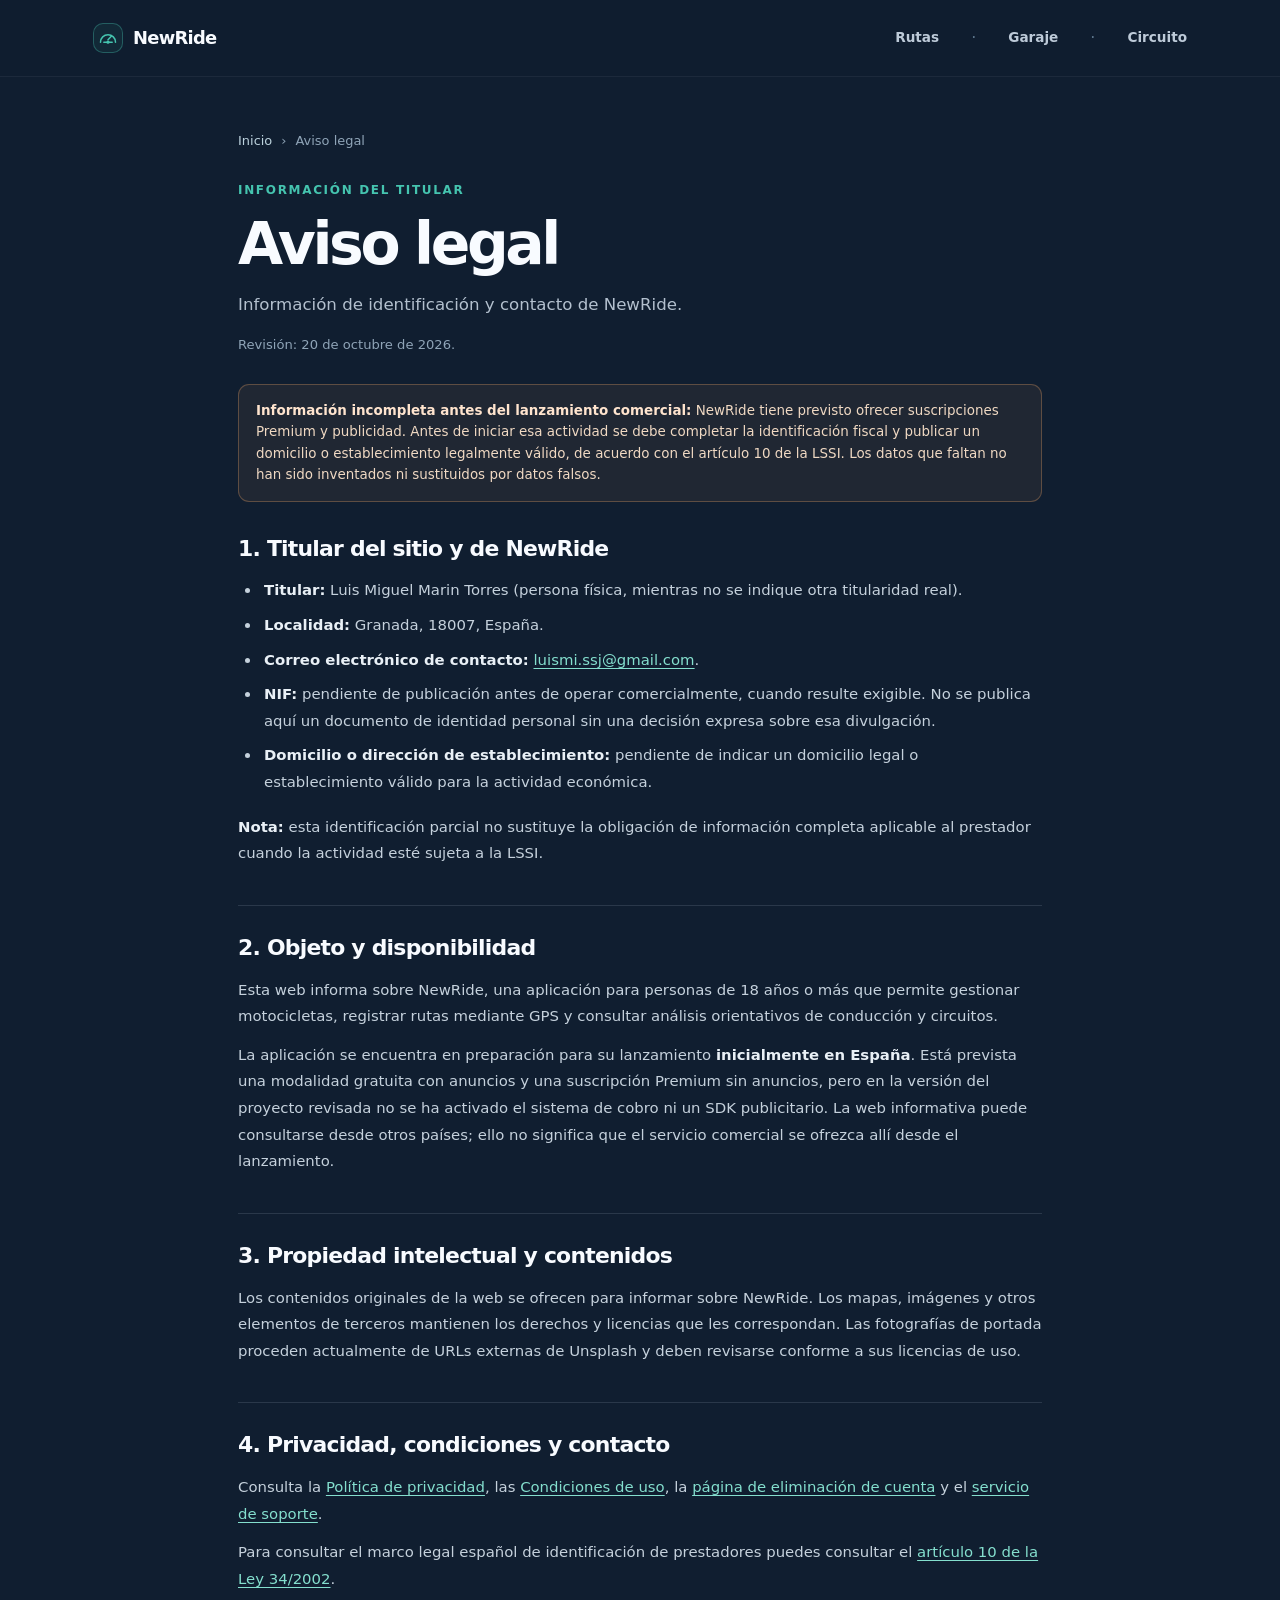
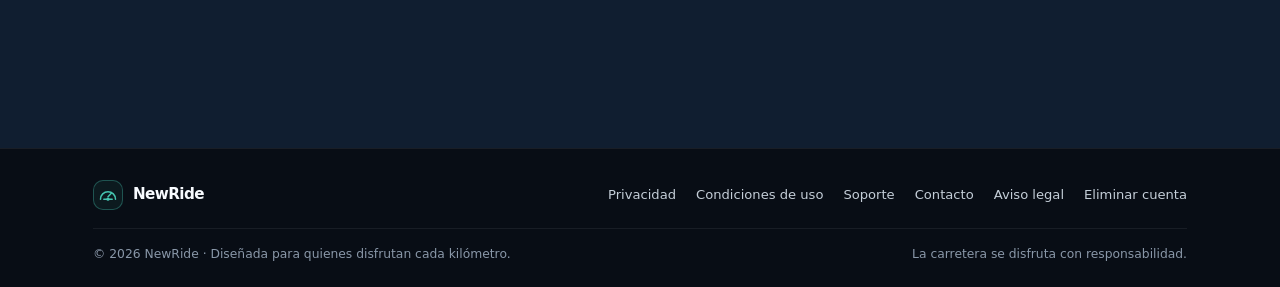
<file: aviso-legal.html>
<!doctype html>
<html lang="es">
<head>
  <meta charset="utf-8">
  <meta name="viewport" content="width=device-width, initial-scale=1">
  <meta name="theme-color" content="#101e30">
  <meta name="description" content="Titular, contacto e información legal de NewRide.">
  <meta name="robots" content="index,follow">
  <link rel="icon" type="image/svg+xml" href="assets/favicon.svg">
  <link rel="stylesheet" href="css/styles.css">
  <title>Aviso legal — NewRide</title>
  
  <script src="js/main.js" defer></script>
</head>
<body>
<a class="skip-link" href="#principal">Saltar al contenido</a>
<header class="site-header">
  <div class="header-inner">
    <a class="brand" href="index.html" aria-label="NewRide, volver al inicio"><span class="brand-symbol"><svg aria-hidden="true" viewBox="0 0 24 24" fill="none" stroke="currentColor" stroke-width="1.8" stroke-linecap="round" stroke-linejoin="round"><path d="M12 14l4-4"/><path d="M3 17a9 9 0 1 1 18 0"/><circle cx="12" cy="17" r="1"/><path d="M7 17h10"/></svg></span>NewRide</a>
    <nav aria-label="Secciones principales" class="desktop-nav"><a href="index.html#rutas">Rutas</a><span class="nav-pip">·</span><a href="index.html#garaje">Garaje</a><span class="nav-pip">·</span><a href="index.html#circuito">Circuito</a></nav>
    <button class="nav-button" type="button" data-menu-button aria-controls="menu-movil" aria-expanded="false" aria-label="Abrir o cerrar menú"><svg aria-hidden="true" viewBox="0 0 24 24" fill="none" stroke="currentColor" stroke-width="1.8" stroke-linecap="round" stroke-linejoin="round"><path d="M4 7h16M4 12h16M4 17h16"/></svg></button>
  </div>
  <nav id="menu-movil" class="mobile-nav" data-mobile-nav aria-label="Menú móvil"><a href="index.html#rutas">Rutas</a><a href="index.html#garaje">Garaje</a><a href="index.html#circuito">Circuito</a><a href="privacidad.html">Privacidad</a><a href="condiciones.html">Condiciones de uso</a><a href="soporte.html">Soporte</a><a href="aviso-legal.html">Aviso legal</a><a href="eliminar-cuenta.html">Eliminar cuenta</a></nav>
</header>
<main id="principal" class="subpage-main"><div class="container simple-page">
<div class="breadcrumb"><a href="index.html">Inicio</a><span>›</span><span>Aviso legal</span></div>
<div class="page-kicker">Información del titular</div><h1 class="page-title">Aviso legal</h1>
<p class="page-lead">Información de identificación y contacto de NewRide.</p>
<p class="updated">Revisión: 20 de octubre de 2026.</p>
<div class="notice" role="note"><strong>Información incompleta antes del lanzamiento comercial:</strong> NewRide tiene previsto ofrecer suscripciones Premium y publicidad. Antes de iniciar esa actividad se debe completar la identificación fiscal y publicar un domicilio o establecimiento legalmente válido, de acuerdo con el artículo 10 de la LSSI. Los datos que faltan no han sido inventados ni sustituidos por datos falsos.</div>
<article class="legal-copy" style="margin-top:32px;max-width:none">
<section><h2>1. Titular del sitio y de NewRide</h2>
<ul><li><strong>Titular:</strong> Luis Miguel Marin Torres (persona física, mientras no se indique otra titularidad real).</li>
<li><strong>Localidad:</strong> Granada, 18007, España.</li>
<li><strong>Correo electrónico de contacto:</strong> <a href="mailto:luismi.ssj@gmail.com">luismi.ssj@gmail.com</a>.</li>
<li><strong>NIF:</strong> pendiente de publicación antes de operar comercialmente, cuando resulte exigible. No se publica aquí un documento de identidad personal sin una decisión expresa sobre esa divulgación.</li>
<li><strong>Domicilio o dirección de establecimiento:</strong> pendiente de indicar un domicilio legal o establecimiento válido para la actividad económica.</li></ul>
<p><strong>Nota:</strong> esta identificación parcial no sustituye la obligación de información completa aplicable al prestador cuando la actividad esté sujeta a la LSSI.</p></section>
<section><h2>2. Objeto y disponibilidad</h2><p>Esta web informa sobre NewRide, una aplicación para personas de 18 años o más que permite gestionar motocicletas, registrar rutas mediante GPS y consultar análisis orientativos de conducción y circuitos.</p><p>La aplicación se encuentra en preparación para su lanzamiento <strong>inicialmente en España</strong>. Está prevista una modalidad gratuita con anuncios y una suscripción Premium sin anuncios, pero en la versión del proyecto revisada no se ha activado el sistema de cobro ni un SDK publicitario. La web informativa puede consultarse desde otros países; ello no significa que el servicio comercial se ofrezca allí desde el lanzamiento.</p></section>
<section><h2>3. Propiedad intelectual y contenidos</h2><p>Los contenidos originales de la web se ofrecen para informar sobre NewRide. Los mapas, imágenes y otros elementos de terceros mantienen los derechos y licencias que les correspondan. Las fotografías de portada proceden actualmente de URLs externas de Unsplash y deben revisarse conforme a sus licencias de uso.</p></section>
<section><h2>4. Privacidad, condiciones y contacto</h2><p>Consulta la <a href="privacidad.html">Política de privacidad</a>, las <a href="condiciones.html">Condiciones de uso</a>, la <a href="eliminar-cuenta.html">página de eliminación de cuenta</a> y el <a href="soporte.html">servicio de soporte</a>.</p><p>Para consultar el marco legal español de identificación de prestadores puedes consultar el <a href="https://www.boe.es/buscar/act.php?id=BOE-A-2002-13758" target="_blank" rel="noopener noreferrer">artículo 10 de la Ley 34/2002</a>.</p></section>
</article></div></main>
<footer class="site-footer">
  <div class="container">
    <div class="footer-top">
       <a href="index.html" class="brand footer-brand"><span class="brand-symbol"><svg aria-hidden="true" viewBox="0 0 24 24" fill="none" stroke="currentColor" stroke-width="1.8" stroke-linecap="round" stroke-linejoin="round"><path d="M12 14l4-4"/><path d="M3 17a9 9 0 1 1 18 0"/><circle cx="12" cy="17" r="1"/><path d="M7 17h10"/></svg></span>NewRide</a>
       <nav class="footer-links" aria-label="Información legal"><a href="privacidad.html">Privacidad</a><a href="condiciones.html">Condiciones de uso</a><a href="soporte.html">Soporte</a><a href="soporte.html#contacto">Contacto</a><a href="aviso-legal.html" aria-current="page">Aviso legal</a><a href="eliminar-cuenta.html">Eliminar cuenta</a></nav>
    </div>
    <div class="footer-bottom"><span>© <span id="year">2026</span> NewRide · Diseñada para quienes disfrutan cada kilómetro.</span><span>La carretera se disfruta con responsabilidad.</span></div>
  </div>
</footer>
<button class="back-to-top" type="button" data-to-top aria-label="Volver arriba"><svg aria-hidden="true" viewBox="0 0 24 24" fill="none" stroke="currentColor" stroke-width="1.8" stroke-linecap="round" stroke-linejoin="round"><path d="m6 15 6-6 6 6"/></svg></button>
<script>document.getElementById('year').textContent = new Date().getFullYear();</script>
</body>
</html>
</file>
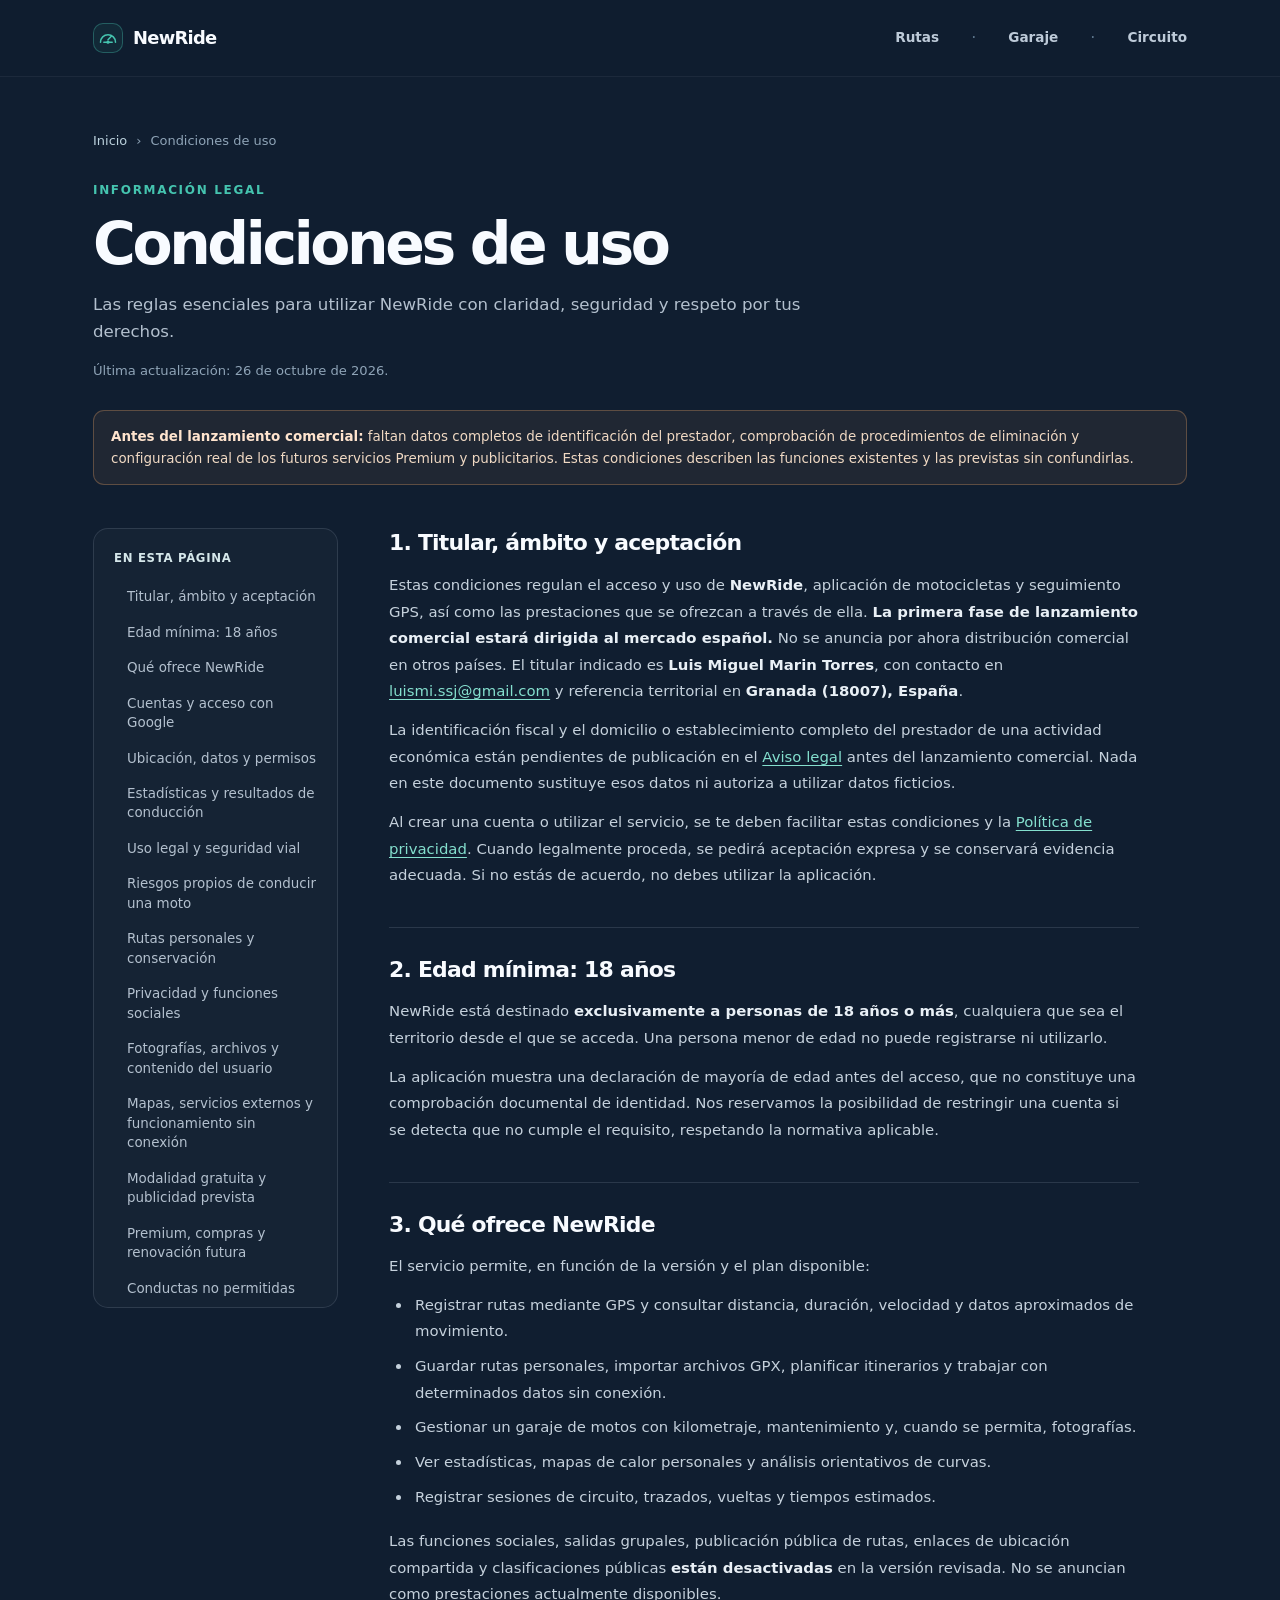
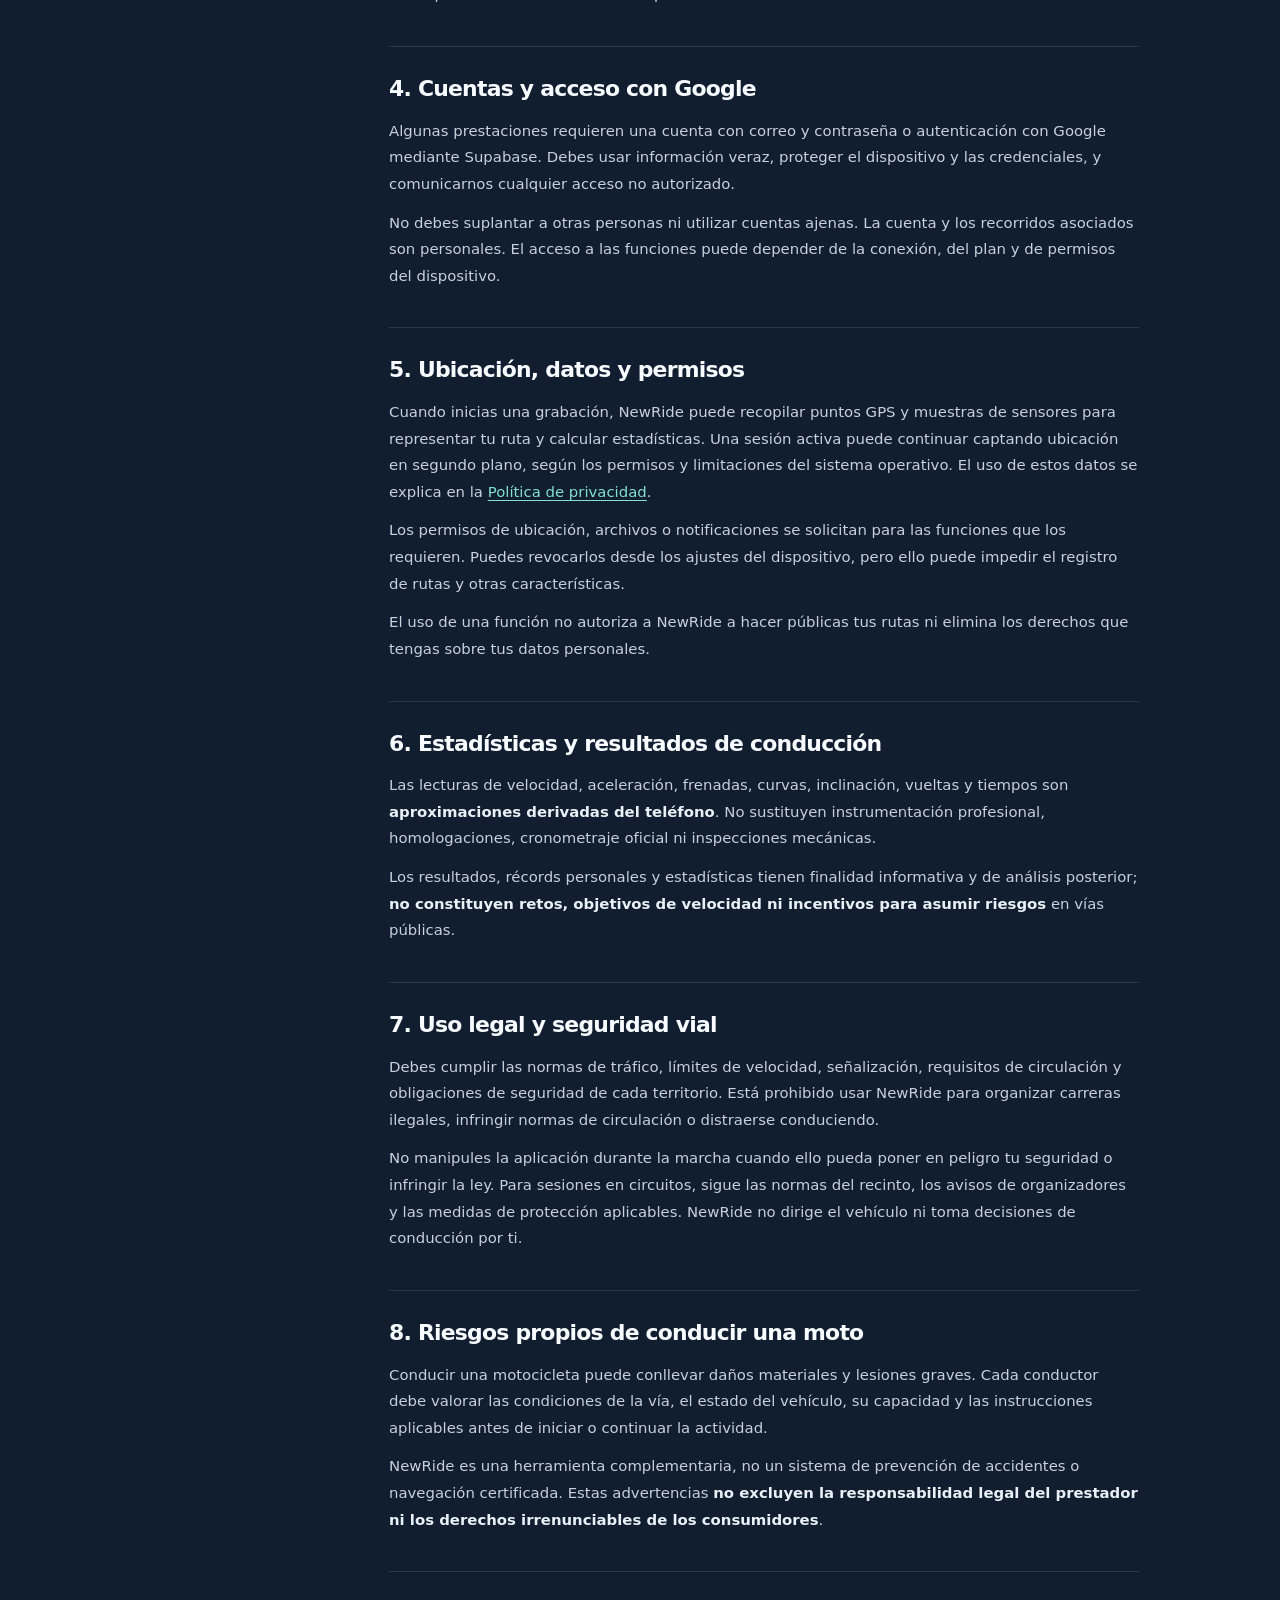
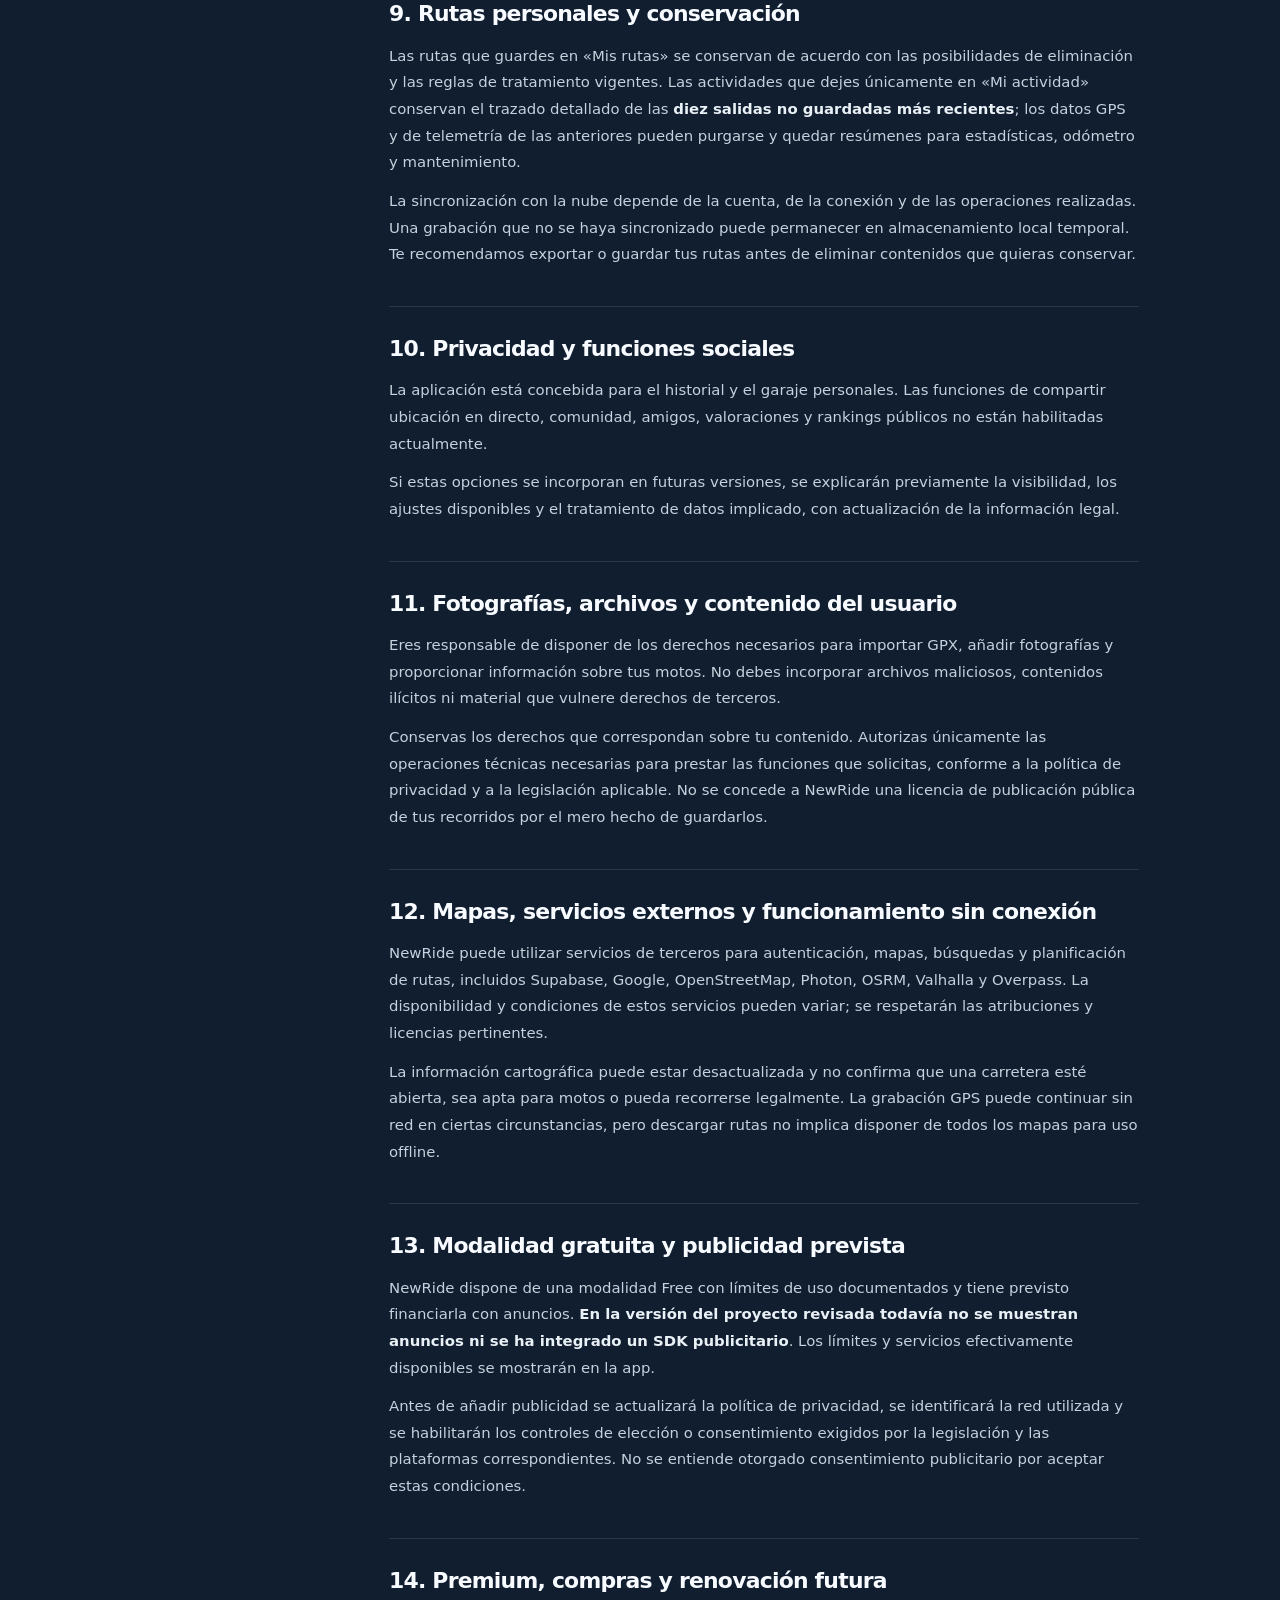
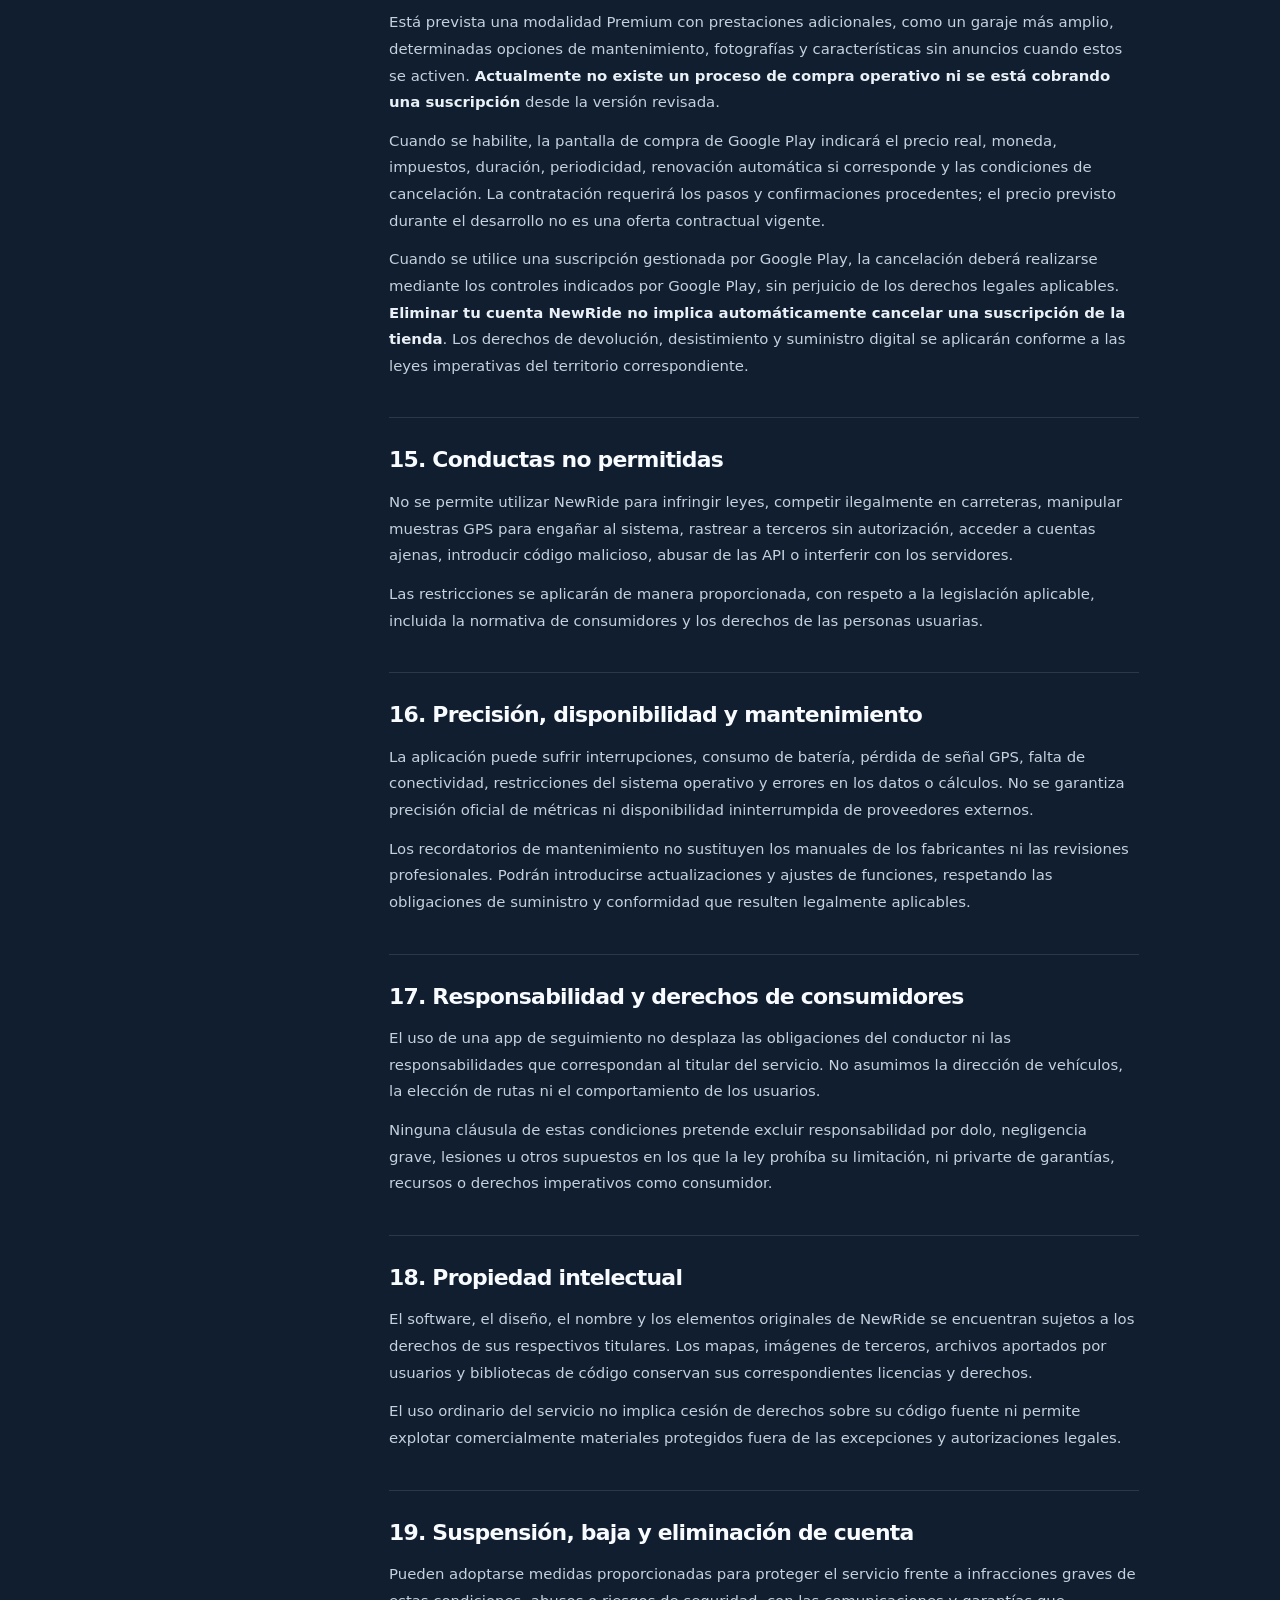
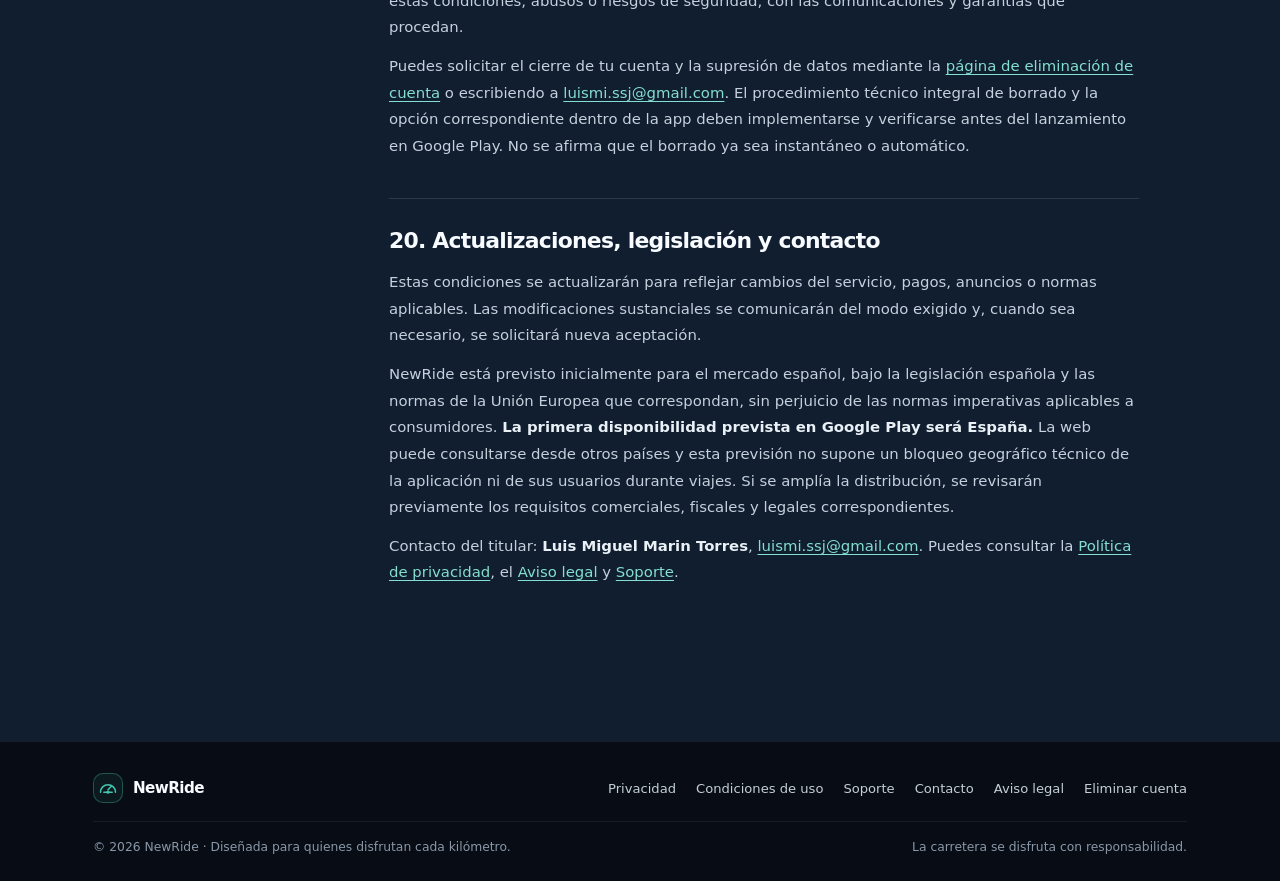
<file: condiciones.html>
<!doctype html>
<html lang="es">
<head>
  <meta charset="utf-8">
  <meta name="viewport" content="width=device-width, initial-scale=1">
  <meta name="theme-color" content="#101e30">
  <meta name="description" content="Condiciones de uso de NewRide para rutas GPS, garaje, mantenimiento, circuito, funcionamiento sin conexión y futuras suscripciones.">
  <meta name="robots" content="index,follow">
  <link rel="icon" type="image/svg+xml" href="assets/favicon.svg">
  <link rel="stylesheet" href="css/styles.css">
  <title>Condiciones de uso — NewRide</title>
  
  <script src="js/main.js" defer></script>
</head>
<body>
<a class="skip-link" href="#principal">Saltar al contenido</a>
<header class="site-header">
  <div class="header-inner">
    <a class="brand" href="index.html" aria-label="NewRide, volver al inicio"><span class="brand-symbol"><svg aria-hidden="true" viewBox="0 0 24 24" fill="none" stroke="currentColor" stroke-width="1.8" stroke-linecap="round" stroke-linejoin="round"><path d="M12 14l4-4"/><path d="M3 17a9 9 0 1 1 18 0"/><circle cx="12" cy="17" r="1"/><path d="M7 17h10"/></svg></span>NewRide</a>
    <nav aria-label="Secciones principales" class="desktop-nav"><a href="index.html#rutas">Rutas</a><span class="nav-pip">·</span><a href="index.html#garaje">Garaje</a><span class="nav-pip">·</span><a href="index.html#circuito">Circuito</a></nav>
    <button class="nav-button" type="button" data-menu-button aria-controls="menu-movil" aria-expanded="false" aria-label="Abrir o cerrar menú"><svg aria-hidden="true" viewBox="0 0 24 24" fill="none" stroke="currentColor" stroke-width="1.8" stroke-linecap="round" stroke-linejoin="round"><path d="M4 7h16M4 12h16M4 17h16"/></svg></button>
  </div>
  <nav id="menu-movil" class="mobile-nav" data-mobile-nav aria-label="Menú móvil"><a href="index.html#rutas">Rutas</a><a href="index.html#garaje">Garaje</a><a href="index.html#circuito">Circuito</a><a href="privacidad.html">Privacidad</a><a href="condiciones.html">Condiciones de uso</a><a href="soporte.html">Soporte</a><a href="aviso-legal.html">Aviso legal</a><a href="eliminar-cuenta.html">Eliminar cuenta</a></nav>
</header>
<main id="principal" class="subpage-main"><div class="container">
      <div class="breadcrumb"><a href="index.html">Inicio</a><span>›</span><span>Condiciones de uso</span></div><div class="page-kicker">Información legal</div><h1 class="page-title">Condiciones de uso</h1><p class="page-lead">Las reglas esenciales para utilizar NewRide con claridad, seguridad y respeto por tus derechos.</p><p class="updated">Última actualización: 26 de octubre de 2026.</p><div class="notice" role="note"><strong>Antes del lanzamiento comercial:</strong> faltan datos completos de identificación del prestador, comprobación de procedimientos de eliminación y configuración real de los futuros servicios Premium y publicitarios. Estas condiciones describen las funciones existentes y las previstas sin confundirlas.</div>
      <div class="legal-layout"><aside class="toc" aria-label="Índice de contenidos"><p class="toc-title">En esta página</p><a href="#aceptacion">Titular, ámbito y aceptación</a><a href="#edad">Edad mínima: 18 años</a><a href="#descripcion">Qué ofrece NewRide</a><a href="#cuentas">Cuentas y acceso con Google</a><a href="#datos">Ubicación, datos y permisos</a><a href="#informes">Estadísticas y resultados de conducción</a><a href="#seguridad-vial">Uso legal y seguridad vial</a><a href="#riesgos">Riesgos propios de conducir una moto</a><a href="#rutas">Rutas personales y conservación</a><a href="#visibilidad">Privacidad y funciones sociales</a><a href="#contenido">Fotografías, archivos y contenido del usuario</a><a href="#terceros">Mapas, servicios externos y funcionamiento sin conexión</a><a href="#free">Modalidad gratuita y publicidad prevista</a><a href="#premium">Premium, compras y renovación futura</a><a href="#prohibiciones">Conductas no permitidas</a><a href="#limitaciones">Precisión, disponibilidad y mantenimiento</a><a href="#responsabilidad">Responsabilidad y derechos de consumidores</a><a href="#propiedad">Propiedad intelectual</a><a href="#baja">Suspensión, baja y eliminación de cuenta</a><a href="#cambios">Actualizaciones, legislación y contacto</a></aside><article class="legal-copy"><section id="aceptacion"><h2>1. Titular, ámbito y aceptación</h2>
<p>Estas condiciones regulan el acceso y uso de <strong>NewRide</strong>, aplicación de motocicletas y seguimiento GPS, así como las prestaciones que se ofrezcan a través de ella. <strong>La primera fase de lanzamiento comercial estará dirigida al mercado español.</strong> No se anuncia por ahora distribución comercial en otros países. El titular indicado es <strong>Luis Miguel Marin Torres</strong>, con contacto en <a href="mailto:luismi.ssj@gmail.com">luismi.ssj@gmail.com</a> y referencia territorial en <strong>Granada (18007), España</strong>.</p>
<p>La identificación fiscal y el domicilio o establecimiento completo del prestador de una actividad económica están pendientes de publicación en el <a href="aviso-legal.html">Aviso legal</a> antes del lanzamiento comercial. Nada en este documento sustituye esos datos ni autoriza a utilizar datos ficticios.</p>
<p>Al crear una cuenta o utilizar el servicio, se te deben facilitar estas condiciones y la <a href="privacidad.html">Política de privacidad</a>. Cuando legalmente proceda, se pedirá aceptación expresa y se conservará evidencia adecuada. Si no estás de acuerdo, no debes utilizar la aplicación.</p></section><section id="edad"><h2>2. Edad mínima: 18 años</h2>
<p>NewRide está destinado <strong>exclusivamente a personas de 18 años o más</strong>, cualquiera que sea el territorio desde el que se acceda. Una persona menor de edad no puede registrarse ni utilizarlo.</p>
<p>La aplicación muestra una declaración de mayoría de edad antes del acceso, que no constituye una comprobación documental de identidad. Nos reservamos la posibilidad de restringir una cuenta si se detecta que no cumple el requisito, respetando la normativa aplicable.</p></section><section id="descripcion"><h2>3. Qué ofrece NewRide</h2>
<p>El servicio permite, en función de la versión y el plan disponible:</p><ul>
<li>Registrar rutas mediante GPS y consultar distancia, duración, velocidad y datos aproximados de movimiento.</li>
<li>Guardar rutas personales, importar archivos GPX, planificar itinerarios y trabajar con determinados datos sin conexión.</li>
<li>Gestionar un garaje de motos con kilometraje, mantenimiento y, cuando se permita, fotografías.</li>
<li>Ver estadísticas, mapas de calor personales y análisis orientativos de curvas.</li>
<li>Registrar sesiones de circuito, trazados, vueltas y tiempos estimados.</li>
</ul>
<p>Las funciones sociales, salidas grupales, publicación pública de rutas, enlaces de ubicación compartida y clasificaciones públicas <strong>están desactivadas</strong> en la versión revisada. No se anuncian como prestaciones actualmente disponibles.</p></section><section id="cuentas"><h2>4. Cuentas y acceso con Google</h2>
<p>Algunas prestaciones requieren una cuenta con correo y contraseña o autenticación con Google mediante Supabase. Debes usar información veraz, proteger el dispositivo y las credenciales, y comunicarnos cualquier acceso no autorizado.</p>
<p>No debes suplantar a otras personas ni utilizar cuentas ajenas. La cuenta y los recorridos asociados son personales. El acceso a las funciones puede depender de la conexión, del plan y de permisos del dispositivo.</p></section><section id="datos"><h2>5. Ubicación, datos y permisos</h2>
<p>Cuando inicias una grabación, NewRide puede recopilar puntos GPS y muestras de sensores para representar tu ruta y calcular estadísticas. Una sesión activa puede continuar captando ubicación en segundo plano, según los permisos y limitaciones del sistema operativo. El uso de estos datos se explica en la <a href="privacidad.html">Política de privacidad</a>.</p>
<p>Los permisos de ubicación, archivos o notificaciones se solicitan para las funciones que los requieren. Puedes revocarlos desde los ajustes del dispositivo, pero ello puede impedir el registro de rutas y otras características.</p>
<p>El uso de una función no autoriza a NewRide a hacer públicas tus rutas ni elimina los derechos que tengas sobre tus datos personales.</p></section><section id="informes"><h2>6. Estadísticas y resultados de conducción</h2>
<p>Las lecturas de velocidad, aceleración, frenadas, curvas, inclinación, vueltas y tiempos son <strong>aproximaciones derivadas del teléfono</strong>. No sustituyen instrumentación profesional, homologaciones, cronometraje oficial ni inspecciones mecánicas.</p>
<p>Los resultados, récords personales y estadísticas tienen finalidad informativa y de análisis posterior; <strong>no constituyen retos, objetivos de velocidad ni incentivos para asumir riesgos</strong> en vías públicas.</p></section><section id="seguridad-vial"><h2>7. Uso legal y seguridad vial</h2>
<p>Debes cumplir las normas de tráfico, límites de velocidad, señalización, requisitos de circulación y obligaciones de seguridad de cada territorio. Está prohibido usar NewRide para organizar carreras ilegales, infringir normas de circulación o distraerse conduciendo.</p>
<p>No manipules la aplicación durante la marcha cuando ello pueda poner en peligro tu seguridad o infringir la ley. Para sesiones en circuitos, sigue las normas del recinto, los avisos de organizadores y las medidas de protección aplicables. NewRide no dirige el vehículo ni toma decisiones de conducción por ti.</p></section><section id="riesgos"><h2>8. Riesgos propios de conducir una moto</h2>
<p>Conducir una motocicleta puede conllevar daños materiales y lesiones graves. Cada conductor debe valorar las condiciones de la vía, el estado del vehículo, su capacidad y las instrucciones aplicables antes de iniciar o continuar la actividad.</p>
<p>NewRide es una herramienta complementaria, no un sistema de prevención de accidentes o navegación certificada. Estas advertencias <strong>no excluyen la responsabilidad legal del prestador ni los derechos irrenunciables de los consumidores</strong>.</p></section><section id="rutas"><h2>9. Rutas personales y conservación</h2>
<p>Las rutas que guardes en «Mis rutas» se conservan de acuerdo con las posibilidades de eliminación y las reglas de tratamiento vigentes. Las actividades que dejes únicamente en «Mi actividad» conservan el trazado detallado de las <strong>diez salidas no guardadas más recientes</strong>; los datos GPS y de telemetría de las anteriores pueden purgarse y quedar resúmenes para estadísticas, odómetro y mantenimiento.</p>
<p>La sincronización con la nube depende de la cuenta, de la conexión y de las operaciones realizadas. Una grabación que no se haya sincronizado puede permanecer en almacenamiento local temporal. Te recomendamos exportar o guardar tus rutas antes de eliminar contenidos que quieras conservar.</p></section><section id="visibilidad"><h2>10. Privacidad y funciones sociales</h2>
<p>La aplicación está concebida para el historial y el garaje personales. Las funciones de compartir ubicación en directo, comunidad, amigos, valoraciones y rankings públicos no están habilitadas actualmente.</p>
<p>Si estas opciones se incorporan en futuras versiones, se explicarán previamente la visibilidad, los ajustes disponibles y el tratamiento de datos implicado, con actualización de la información legal.</p></section><section id="contenido"><h2>11. Fotografías, archivos y contenido del usuario</h2>
<p>Eres responsable de disponer de los derechos necesarios para importar GPX, añadir fotografías y proporcionar información sobre tus motos. No debes incorporar archivos maliciosos, contenidos ilícitos ni material que vulnere derechos de terceros.</p>
<p>Conservas los derechos que correspondan sobre tu contenido. Autorizas únicamente las operaciones técnicas necesarias para prestar las funciones que solicitas, conforme a la política de privacidad y a la legislación aplicable. No se concede a NewRide una licencia de publicación pública de tus recorridos por el mero hecho de guardarlos.</p></section><section id="terceros"><h2>12. Mapas, servicios externos y funcionamiento sin conexión</h2>
<p>NewRide puede utilizar servicios de terceros para autenticación, mapas, búsquedas y planificación de rutas, incluidos Supabase, Google, OpenStreetMap, Photon, OSRM, Valhalla y Overpass. La disponibilidad y condiciones de estos servicios pueden variar; se respetarán las atribuciones y licencias pertinentes.</p>
<p>La información cartográfica puede estar desactualizada y no confirma que una carretera esté abierta, sea apta para motos o pueda recorrerse legalmente. La grabación GPS puede continuar sin red en ciertas circunstancias, pero descargar rutas no implica disponer de todos los mapas para uso offline.</p></section><section id="free"><h2>13. Modalidad gratuita y publicidad prevista</h2>
<p>NewRide dispone de una modalidad Free con límites de uso documentados y tiene previsto financiarla con anuncios. <strong>En la versión del proyecto revisada todavía no se muestran anuncios ni se ha integrado un SDK publicitario</strong>. Los límites y servicios efectivamente disponibles se mostrarán en la app.</p>
<p>Antes de añadir publicidad se actualizará la política de privacidad, se identificará la red utilizada y se habilitarán los controles de elección o consentimiento exigidos por la legislación y las plataformas correspondientes. No se entiende otorgado consentimiento publicitario por aceptar estas condiciones.</p></section><section id="premium"><h2>14. Premium, compras y renovación futura</h2>
<p>Está prevista una modalidad Premium con prestaciones adicionales, como un garaje más amplio, determinadas opciones de mantenimiento, fotografías y características sin anuncios cuando estos se activen. <strong>Actualmente no existe un proceso de compra operativo ni se está cobrando una suscripción</strong> desde la versión revisada.</p>
<p>Cuando se habilite, la pantalla de compra de Google Play indicará el precio real, moneda, impuestos, duración, periodicidad, renovación automática si corresponde y las condiciones de cancelación. La contratación requerirá los pasos y confirmaciones procedentes; el precio previsto durante el desarrollo no es una oferta contractual vigente.</p>
<p>Cuando se utilice una suscripción gestionada por Google Play, la cancelación deberá realizarse mediante los controles indicados por Google Play, sin perjuicio de los derechos legales aplicables. <strong>Eliminar tu cuenta NewRide no implica automáticamente cancelar una suscripción de la tienda</strong>. Los derechos de devolución, desistimiento y suministro digital se aplicarán conforme a las leyes imperativas del territorio correspondiente.</p></section><section id="prohibiciones"><h2>15. Conductas no permitidas</h2>
<p>No se permite utilizar NewRide para infringir leyes, competir ilegalmente en carreteras, manipular muestras GPS para engañar al sistema, rastrear a terceros sin autorización, acceder a cuentas ajenas, introducir código malicioso, abusar de las API o interferir con los servidores.</p>
<p>Las restricciones se aplicarán de manera proporcionada, con respeto a la legislación aplicable, incluida la normativa de consumidores y los derechos de las personas usuarias.</p></section><section id="limitaciones"><h2>16. Precisión, disponibilidad y mantenimiento</h2>
<p>La aplicación puede sufrir interrupciones, consumo de batería, pérdida de señal GPS, falta de conectividad, restricciones del sistema operativo y errores en los datos o cálculos. No se garantiza precisión oficial de métricas ni disponibilidad ininterrumpida de proveedores externos.</p>
<p>Los recordatorios de mantenimiento no sustituyen los manuales de los fabricantes ni las revisiones profesionales. Podrán introducirse actualizaciones y ajustes de funciones, respetando las obligaciones de suministro y conformidad que resulten legalmente aplicables.</p></section><section id="responsabilidad"><h2>17. Responsabilidad y derechos de consumidores</h2>
<p>El uso de una app de seguimiento no desplaza las obligaciones del conductor ni las responsabilidades que correspondan al titular del servicio. No asumimos la dirección de vehículos, la elección de rutas ni el comportamiento de los usuarios.</p>
<p>Ninguna cláusula de estas condiciones pretende excluir responsabilidad por dolo, negligencia grave, lesiones u otros supuestos en los que la ley prohíba su limitación, ni privarte de garantías, recursos o derechos imperativos como consumidor.</p></section><section id="propiedad"><h2>18. Propiedad intelectual</h2>
<p>El software, el diseño, el nombre y los elementos originales de NewRide se encuentran sujetos a los derechos de sus respectivos titulares. Los mapas, imágenes de terceros, archivos aportados por usuarios y bibliotecas de código conservan sus correspondientes licencias y derechos.</p>
<p>El uso ordinario del servicio no implica cesión de derechos sobre su código fuente ni permite explotar comercialmente materiales protegidos fuera de las excepciones y autorizaciones legales.</p></section><section id="baja"><h2>19. Suspensión, baja y eliminación de cuenta</h2>
<p>Pueden adoptarse medidas proporcionadas para proteger el servicio frente a infracciones graves de estas condiciones, abusos o riesgos de seguridad, con las comunicaciones y garantías que procedan.</p>
<p>Puedes solicitar el cierre de tu cuenta y la supresión de datos mediante la <a href="eliminar-cuenta.html">página de eliminación de cuenta</a> o escribiendo a <a href="mailto:luismi.ssj@gmail.com">luismi.ssj@gmail.com</a>. El procedimiento técnico integral de borrado y la opción correspondiente dentro de la app deben implementarse y verificarse antes del lanzamiento en Google Play. No se afirma que el borrado ya sea instantáneo o automático.</p></section><section id="cambios"><h2>20. Actualizaciones, legislación y contacto</h2>
<p>Estas condiciones se actualizarán para reflejar cambios del servicio, pagos, anuncios o normas aplicables. Las modificaciones sustanciales se comunicarán del modo exigido y, cuando sea necesario, se solicitará nueva aceptación.</p>
<p>NewRide está previsto inicialmente para el mercado español, bajo la legislación española y las normas de la Unión Europea que correspondan, sin perjuicio de las normas imperativas aplicables a consumidores. <strong>La primera disponibilidad prevista en Google Play será España.</strong> La web puede consultarse desde otros países y esta previsión no supone un bloqueo geográfico técnico de la aplicación ni de sus usuarios durante viajes. Si se amplía la distribución, se revisarán previamente los requisitos comerciales, fiscales y legales correspondientes.</p>
<p>Contacto del titular: <strong>Luis Miguel Marin Torres</strong>, <a href="mailto:luismi.ssj@gmail.com">luismi.ssj@gmail.com</a>. Puedes consultar la <a href="privacidad.html">Política de privacidad</a>, el <a href="aviso-legal.html">Aviso legal</a> y <a href="soporte.html">Soporte</a>.</p></section></article></div>
    </div></main>
<footer class="site-footer">
  <div class="container">
    <div class="footer-top">
       <a href="index.html" class="brand footer-brand"><span class="brand-symbol"><svg aria-hidden="true" viewBox="0 0 24 24" fill="none" stroke="currentColor" stroke-width="1.8" stroke-linecap="round" stroke-linejoin="round"><path d="M12 14l4-4"/><path d="M3 17a9 9 0 1 1 18 0"/><circle cx="12" cy="17" r="1"/><path d="M7 17h10"/></svg></span>NewRide</a>
       <nav class="footer-links" aria-label="Información legal"><a href="privacidad.html">Privacidad</a><a href="condiciones.html" aria-current="page">Condiciones de uso</a><a href="soporte.html">Soporte</a><a href="soporte.html#contacto">Contacto</a><a href="aviso-legal.html">Aviso legal</a><a href="eliminar-cuenta.html">Eliminar cuenta</a></nav>
    </div>
    <div class="footer-bottom"><span>© <span id="year">2026</span> NewRide · Diseñada para quienes disfrutan cada kilómetro.</span><span>La carretera se disfruta con responsabilidad.</span></div>
  </div>
</footer>
<button class="back-to-top" type="button" data-to-top aria-label="Volver arriba"><svg aria-hidden="true" viewBox="0 0 24 24" fill="none" stroke="currentColor" stroke-width="1.8" stroke-linecap="round" stroke-linejoin="round"><path d="m6 15 6-6 6 6"/></svg></button>
<script>document.getElementById('year').textContent = new Date().getFullYear();</script>
</body>
</html>
</file>
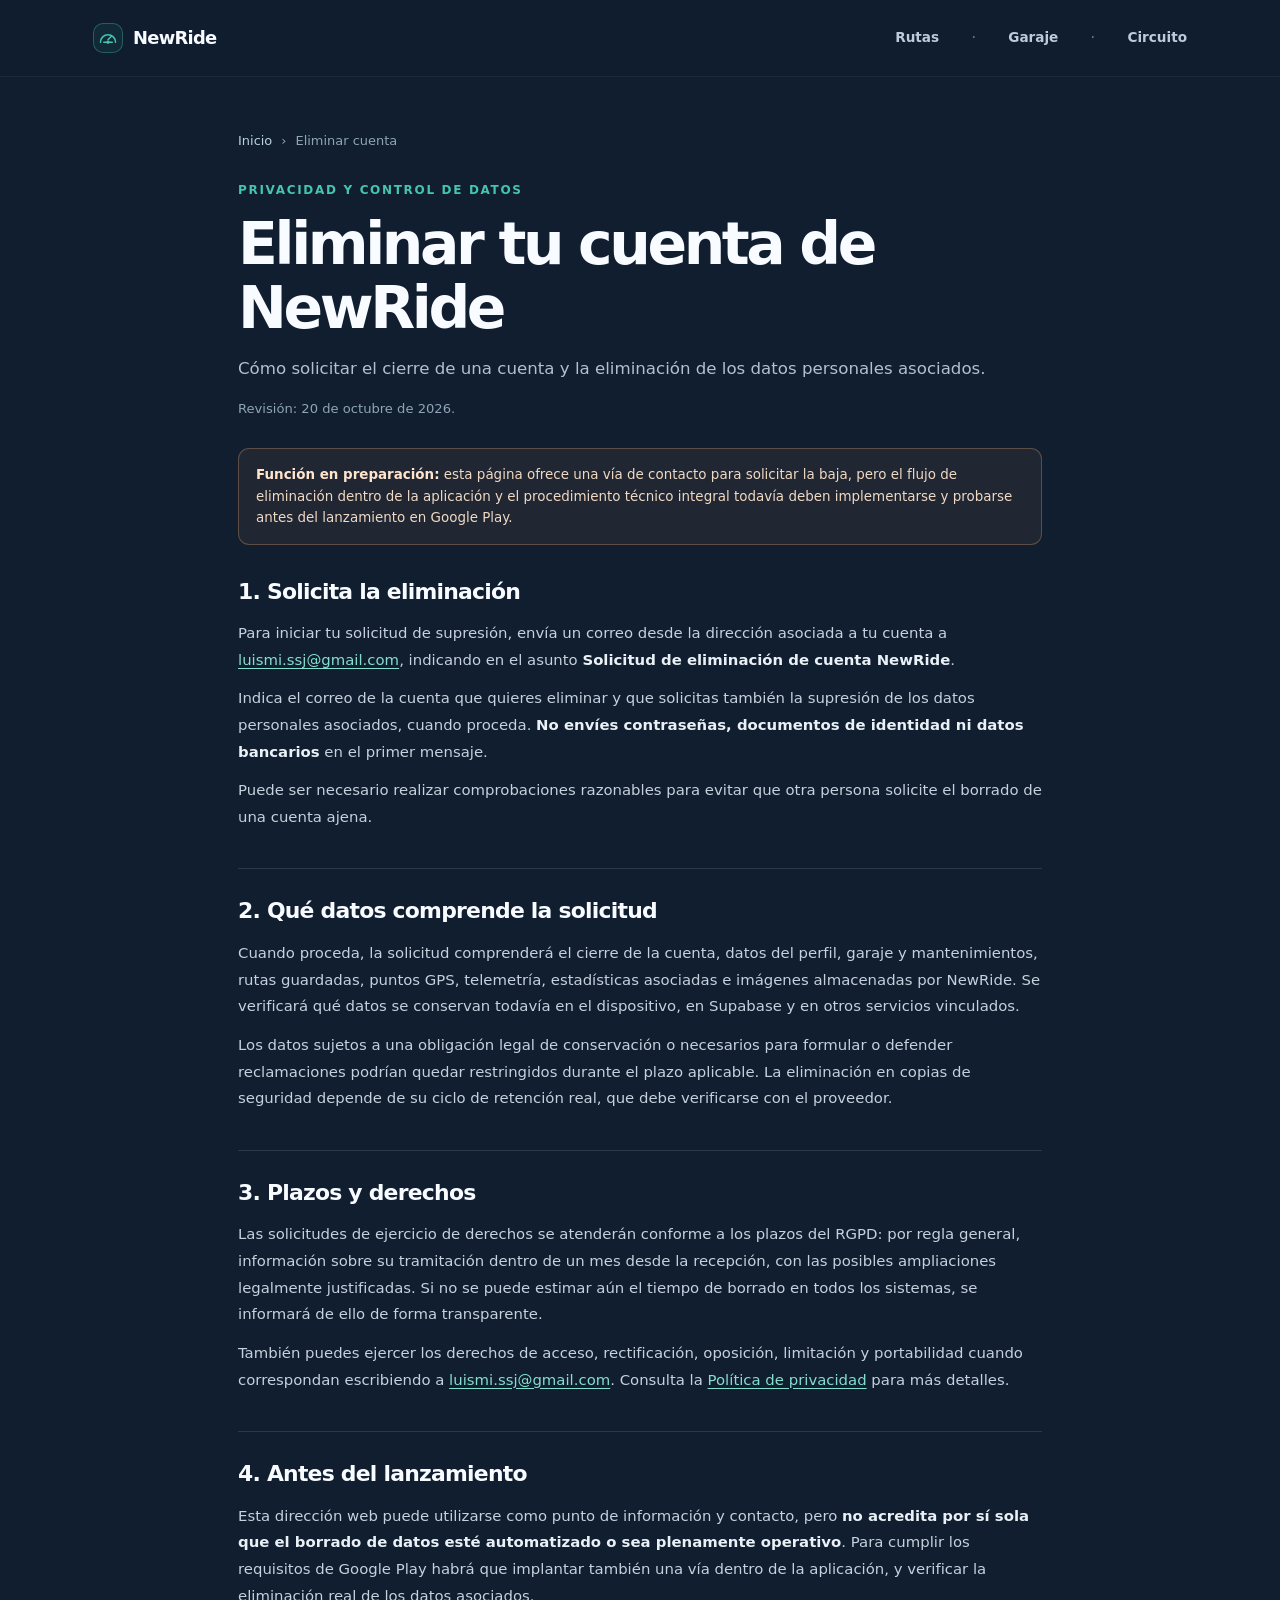
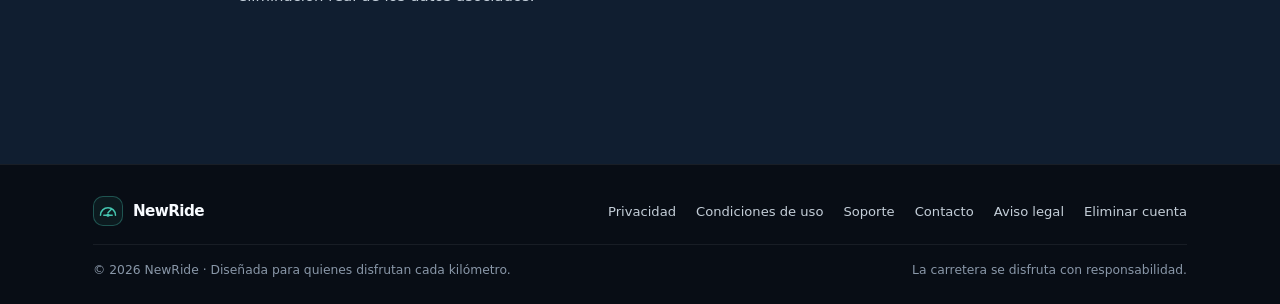
<file: eliminar-cuenta.html>
<!doctype html>
<html lang="es">
<head>
  <meta charset="utf-8">
  <meta name="viewport" content="width=device-width, initial-scale=1">
  <meta name="theme-color" content="#101e30">
  <meta name="description" content="Solicita la eliminación de tu cuenta NewRide y los datos asociados.">
  <meta name="robots" content="index,follow">
  <link rel="icon" type="image/svg+xml" href="assets/favicon.svg">
  <link rel="stylesheet" href="css/styles.css">
  <title>Eliminar cuenta — NewRide</title>
  
  <script src="js/main.js" defer></script>
</head>
<body>
<a class="skip-link" href="#principal">Saltar al contenido</a>
<header class="site-header">
  <div class="header-inner">
    <a class="brand" href="index.html" aria-label="NewRide, volver al inicio"><span class="brand-symbol"><svg aria-hidden="true" viewBox="0 0 24 24" fill="none" stroke="currentColor" stroke-width="1.8" stroke-linecap="round" stroke-linejoin="round"><path d="M12 14l4-4"/><path d="M3 17a9 9 0 1 1 18 0"/><circle cx="12" cy="17" r="1"/><path d="M7 17h10"/></svg></span>NewRide</a>
    <nav aria-label="Secciones principales" class="desktop-nav"><a href="index.html#rutas">Rutas</a><span class="nav-pip">·</span><a href="index.html#garaje">Garaje</a><span class="nav-pip">·</span><a href="index.html#circuito">Circuito</a></nav>
    <button class="nav-button" type="button" data-menu-button aria-controls="menu-movil" aria-expanded="false" aria-label="Abrir o cerrar menú"><svg aria-hidden="true" viewBox="0 0 24 24" fill="none" stroke="currentColor" stroke-width="1.8" stroke-linecap="round" stroke-linejoin="round"><path d="M4 7h16M4 12h16M4 17h16"/></svg></button>
  </div>
  <nav id="menu-movil" class="mobile-nav" data-mobile-nav aria-label="Menú móvil"><a href="index.html#rutas">Rutas</a><a href="index.html#garaje">Garaje</a><a href="index.html#circuito">Circuito</a><a href="privacidad.html">Privacidad</a><a href="condiciones.html">Condiciones de uso</a><a href="soporte.html">Soporte</a><a href="aviso-legal.html">Aviso legal</a><a href="eliminar-cuenta.html">Eliminar cuenta</a></nav>
</header>
<main id="principal" class="subpage-main"><div class="container simple-page">
<div class="breadcrumb"><a href="index.html">Inicio</a><span>›</span><span>Eliminar cuenta</span></div>
<div class="page-kicker">Privacidad y control de datos</div><h1 class="page-title">Eliminar tu cuenta de NewRide</h1>
<p class="page-lead">Cómo solicitar el cierre de una cuenta y la eliminación de los datos personales asociados.</p>
<p class="updated">Revisión: 20 de octubre de 2026.</p>
<div class="notice" role="note"><strong>Función en preparación:</strong> esta página ofrece una vía de contacto para solicitar la baja, pero el flujo de eliminación dentro de la aplicación y el procedimiento técnico integral todavía deben implementarse y probarse antes del lanzamiento en Google Play.</div>
<article class="legal-copy" style="margin-top:32px;max-width:none">
<section><h2>1. Solicita la eliminación</h2><p>Para iniciar tu solicitud de supresión, envía un correo desde la dirección asociada a tu cuenta a <a href="mailto:luismi.ssj@gmail.com?subject=Solicitud%20de%20eliminaci%C3%B3n%20de%20cuenta%20NewRide">luismi.ssj@gmail.com</a>, indicando en el asunto <strong>Solicitud de eliminación de cuenta NewRide</strong>.</p><p>Indica el correo de la cuenta que quieres eliminar y que solicitas también la supresión de los datos personales asociados, cuando proceda. <strong>No envíes contraseñas, documentos de identidad ni datos bancarios</strong> en el primer mensaje.</p><p>Puede ser necesario realizar comprobaciones razonables para evitar que otra persona solicite el borrado de una cuenta ajena.</p></section>
<section><h2>2. Qué datos comprende la solicitud</h2><p>Cuando proceda, la solicitud comprenderá el cierre de la cuenta, datos del perfil, garaje y mantenimientos, rutas guardadas, puntos GPS, telemetría, estadísticas asociadas e imágenes almacenadas por NewRide. Se verificará qué datos se conservan todavía en el dispositivo, en Supabase y en otros servicios vinculados.</p><p>Los datos sujetos a una obligación legal de conservación o necesarios para formular o defender reclamaciones podrían quedar restringidos durante el plazo aplicable. La eliminación en copias de seguridad depende de su ciclo de retención real, que debe verificarse con el proveedor.</p></section>
<section><h2>3. Plazos y derechos</h2><p>Las solicitudes de ejercicio de derechos se atenderán conforme a los plazos del RGPD: por regla general, información sobre su tramitación dentro de un mes desde la recepción, con las posibles ampliaciones legalmente justificadas. Si no se puede estimar aún el tiempo de borrado en todos los sistemas, se informará de ello de forma transparente.</p><p>También puedes ejercer los derechos de acceso, rectificación, oposición, limitación y portabilidad cuando correspondan escribiendo a <a href="mailto:luismi.ssj@gmail.com">luismi.ssj@gmail.com</a>. Consulta la <a href="privacidad.html">Política de privacidad</a> para más detalles.</p></section>
<section><h2>4. Antes del lanzamiento</h2><p>Esta dirección web puede utilizarse como punto de información y contacto, pero <strong>no acredita por sí sola que el borrado de datos esté automatizado o sea plenamente operativo</strong>. Para cumplir los requisitos de Google Play habrá que implantar también una vía dentro de la aplicación, y verificar la eliminación real de los datos asociados.</p></section>
</article></div></main>
<footer class="site-footer">
  <div class="container">
    <div class="footer-top">
       <a href="index.html" class="brand footer-brand"><span class="brand-symbol"><svg aria-hidden="true" viewBox="0 0 24 24" fill="none" stroke="currentColor" stroke-width="1.8" stroke-linecap="round" stroke-linejoin="round"><path d="M12 14l4-4"/><path d="M3 17a9 9 0 1 1 18 0"/><circle cx="12" cy="17" r="1"/><path d="M7 17h10"/></svg></span>NewRide</a>
       <nav class="footer-links" aria-label="Información legal"><a href="privacidad.html">Privacidad</a><a href="condiciones.html">Condiciones de uso</a><a href="soporte.html">Soporte</a><a href="soporte.html#contacto">Contacto</a><a href="aviso-legal.html">Aviso legal</a><a href="eliminar-cuenta.html" aria-current="page">Eliminar cuenta</a></nav>
    </div>
    <div class="footer-bottom"><span>© <span id="year">2026</span> NewRide · Diseñada para quienes disfrutan cada kilómetro.</span><span>La carretera se disfruta con responsabilidad.</span></div>
  </div>
</footer>
<button class="back-to-top" type="button" data-to-top aria-label="Volver arriba"><svg aria-hidden="true" viewBox="0 0 24 24" fill="none" stroke="currentColor" stroke-width="1.8" stroke-linecap="round" stroke-linejoin="round"><path d="m6 15 6-6 6 6"/></svg></button>
<script>document.getElementById('year').textContent = new Date().getFullYear();</script>
</body>
</html>
</file>
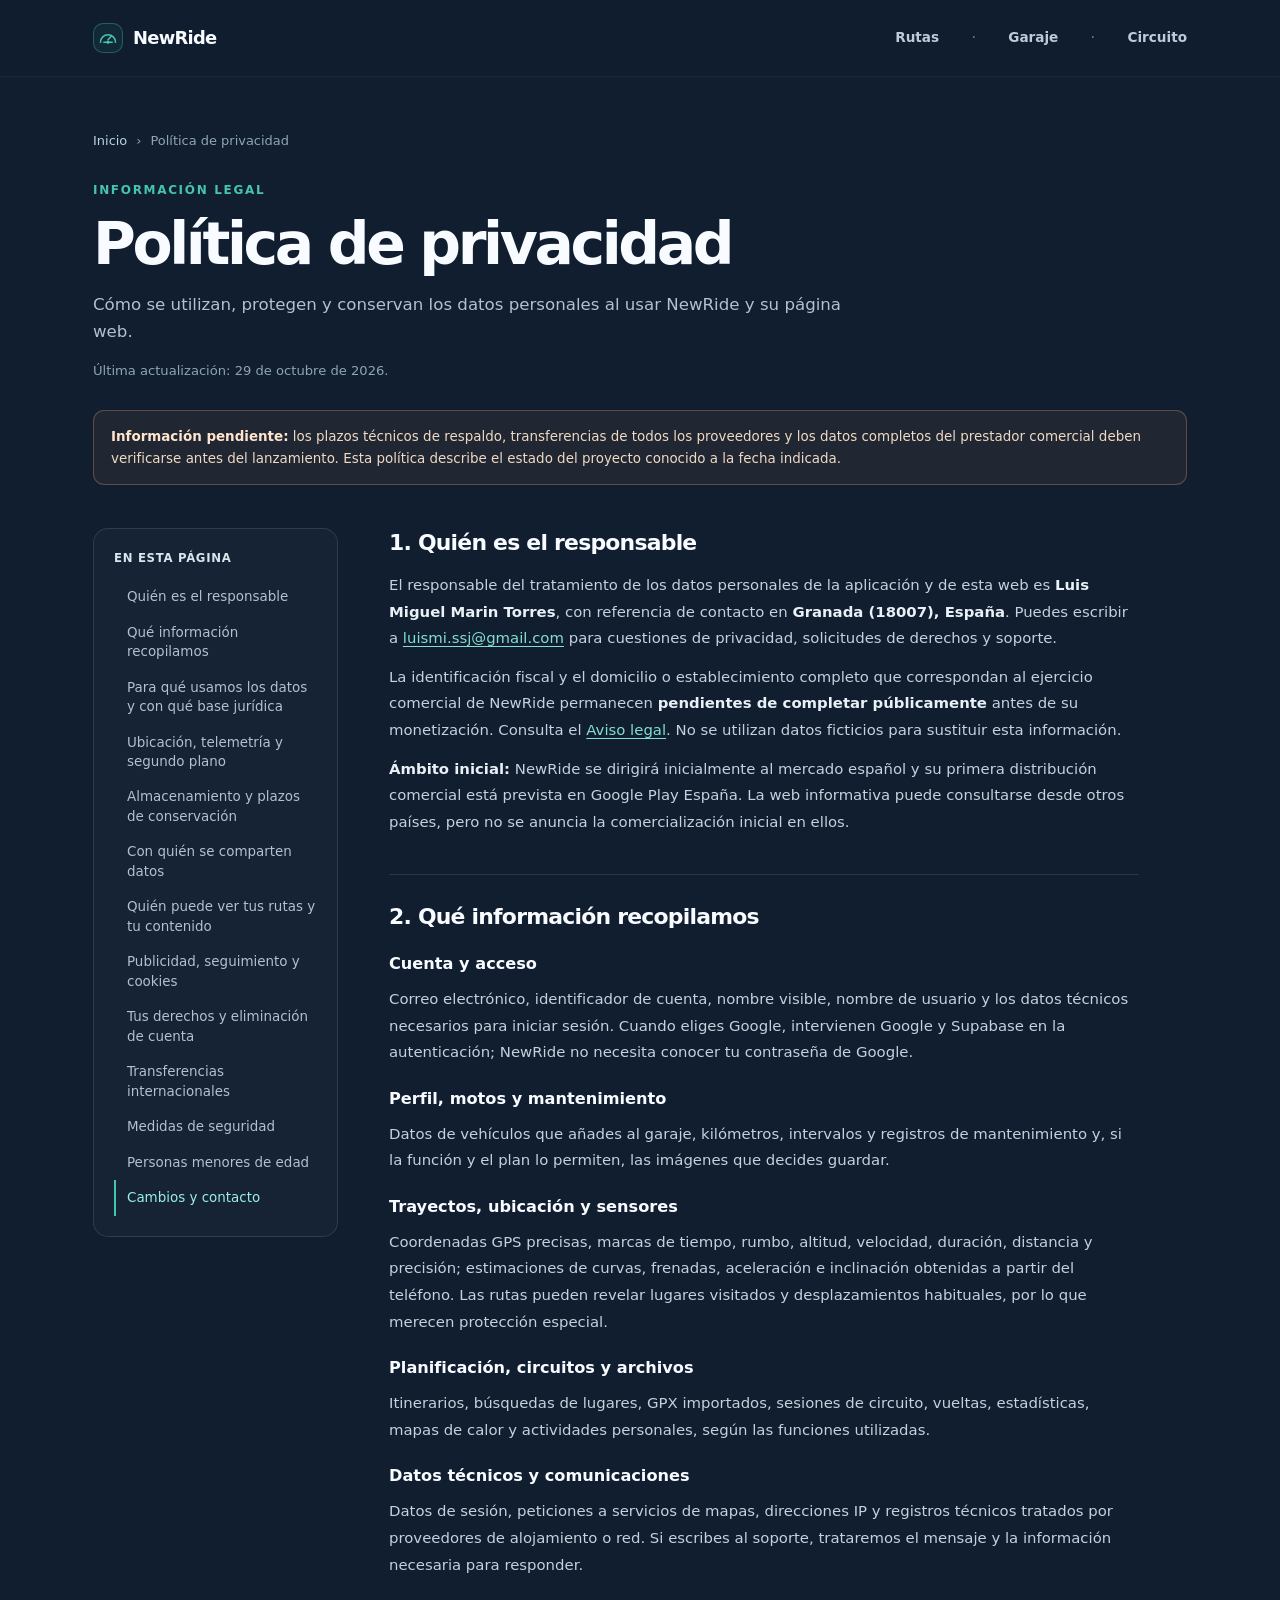
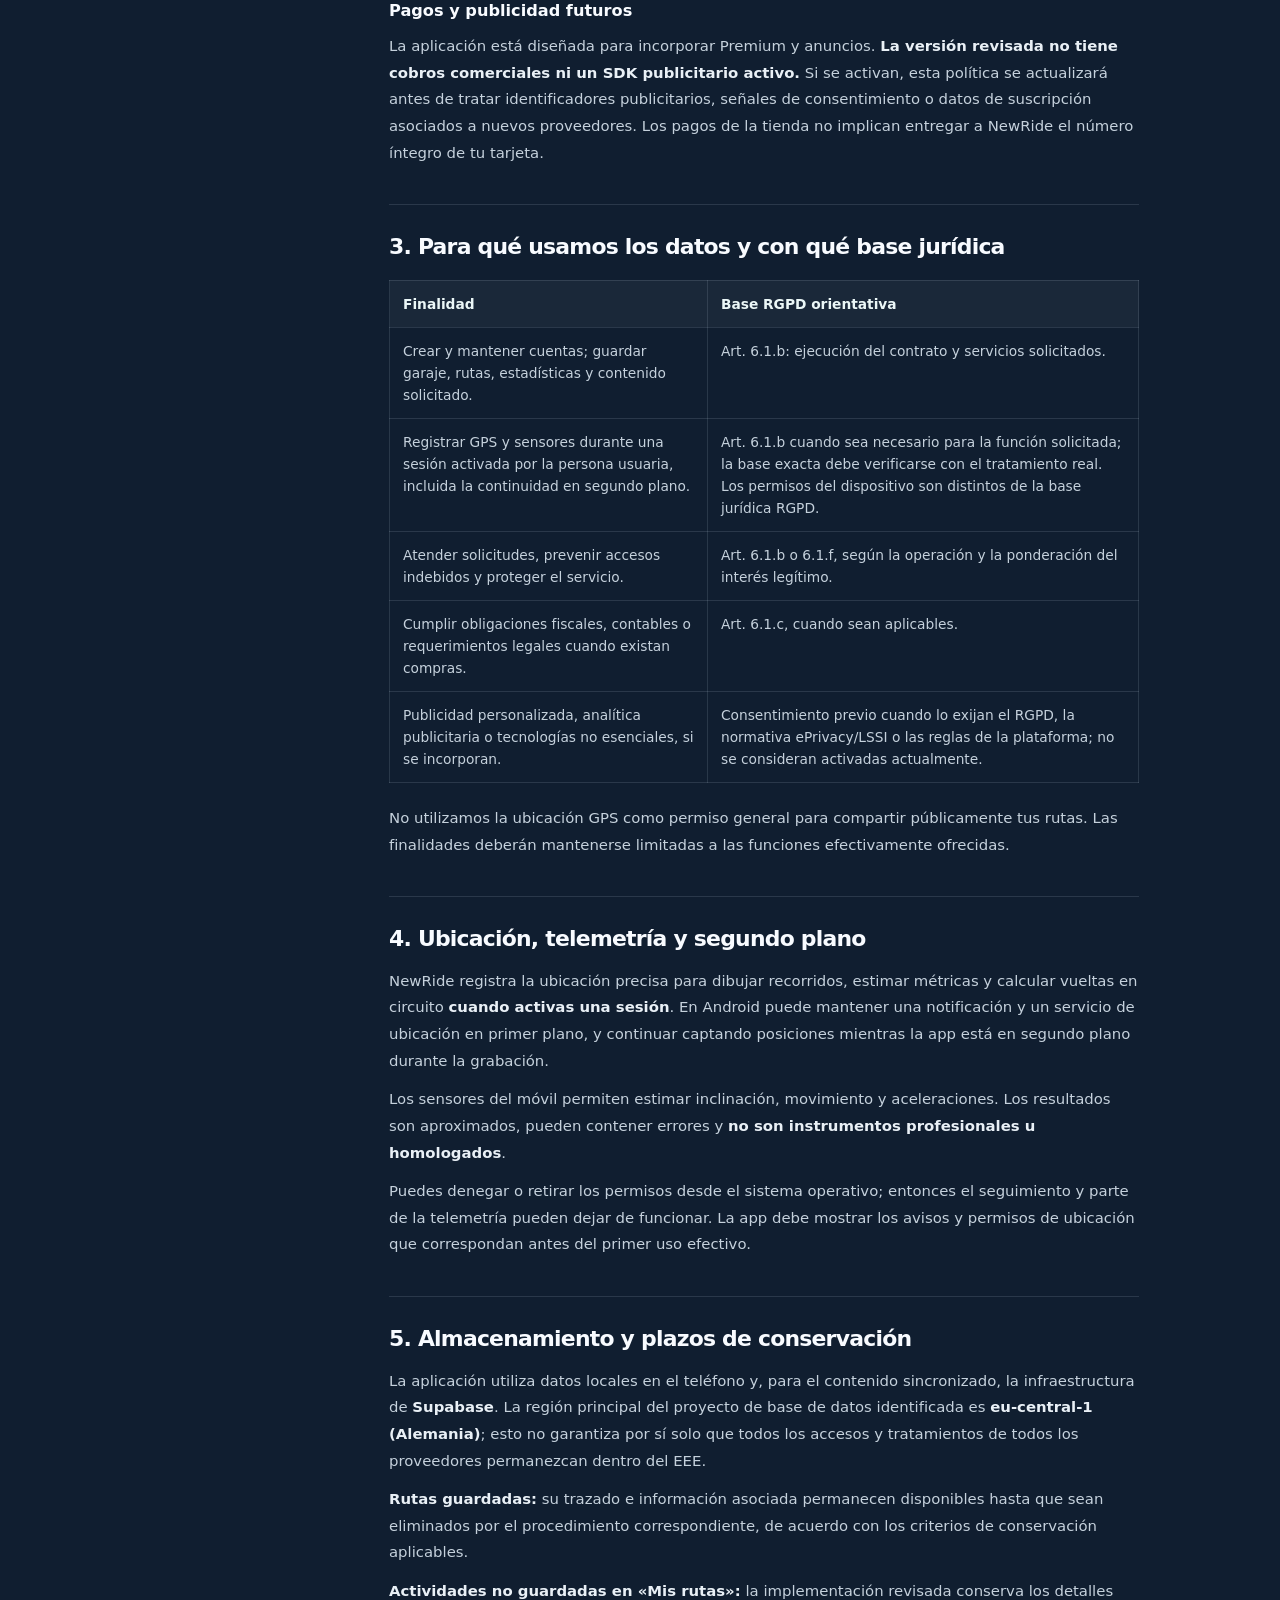
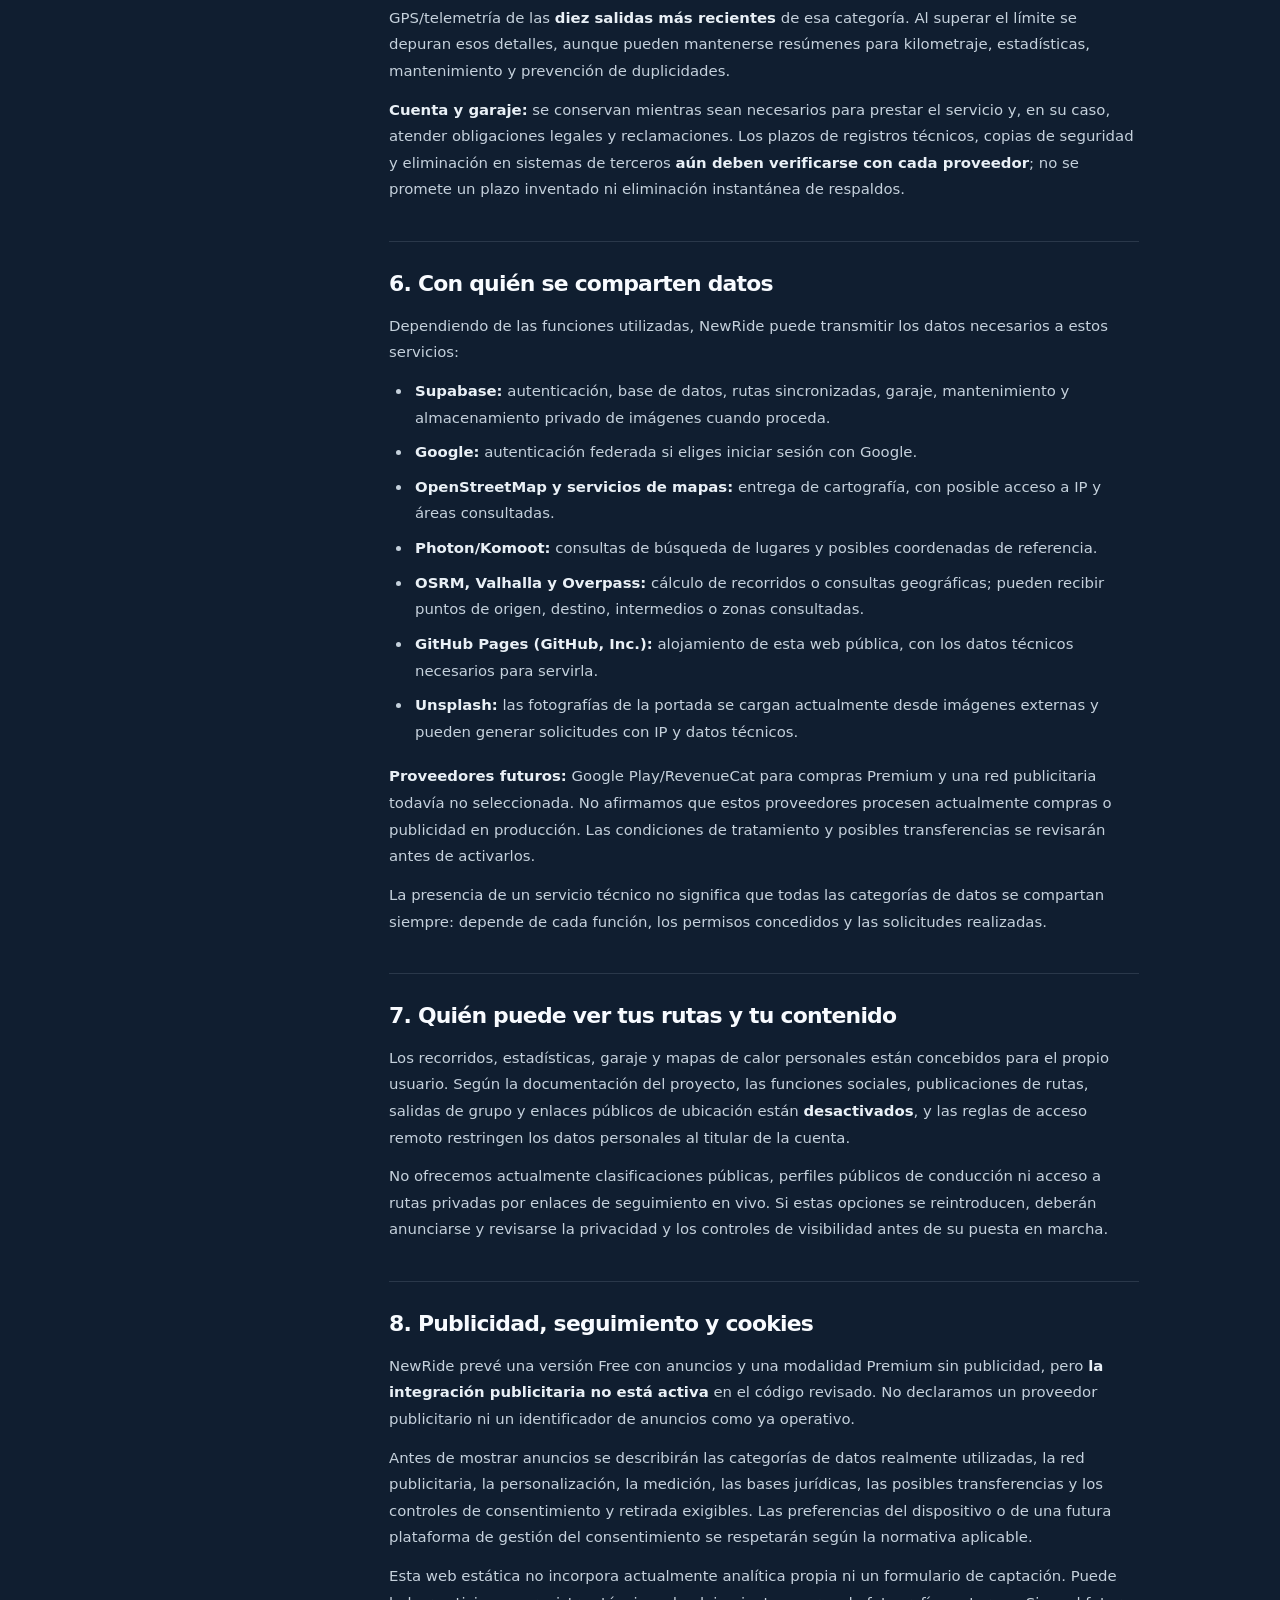
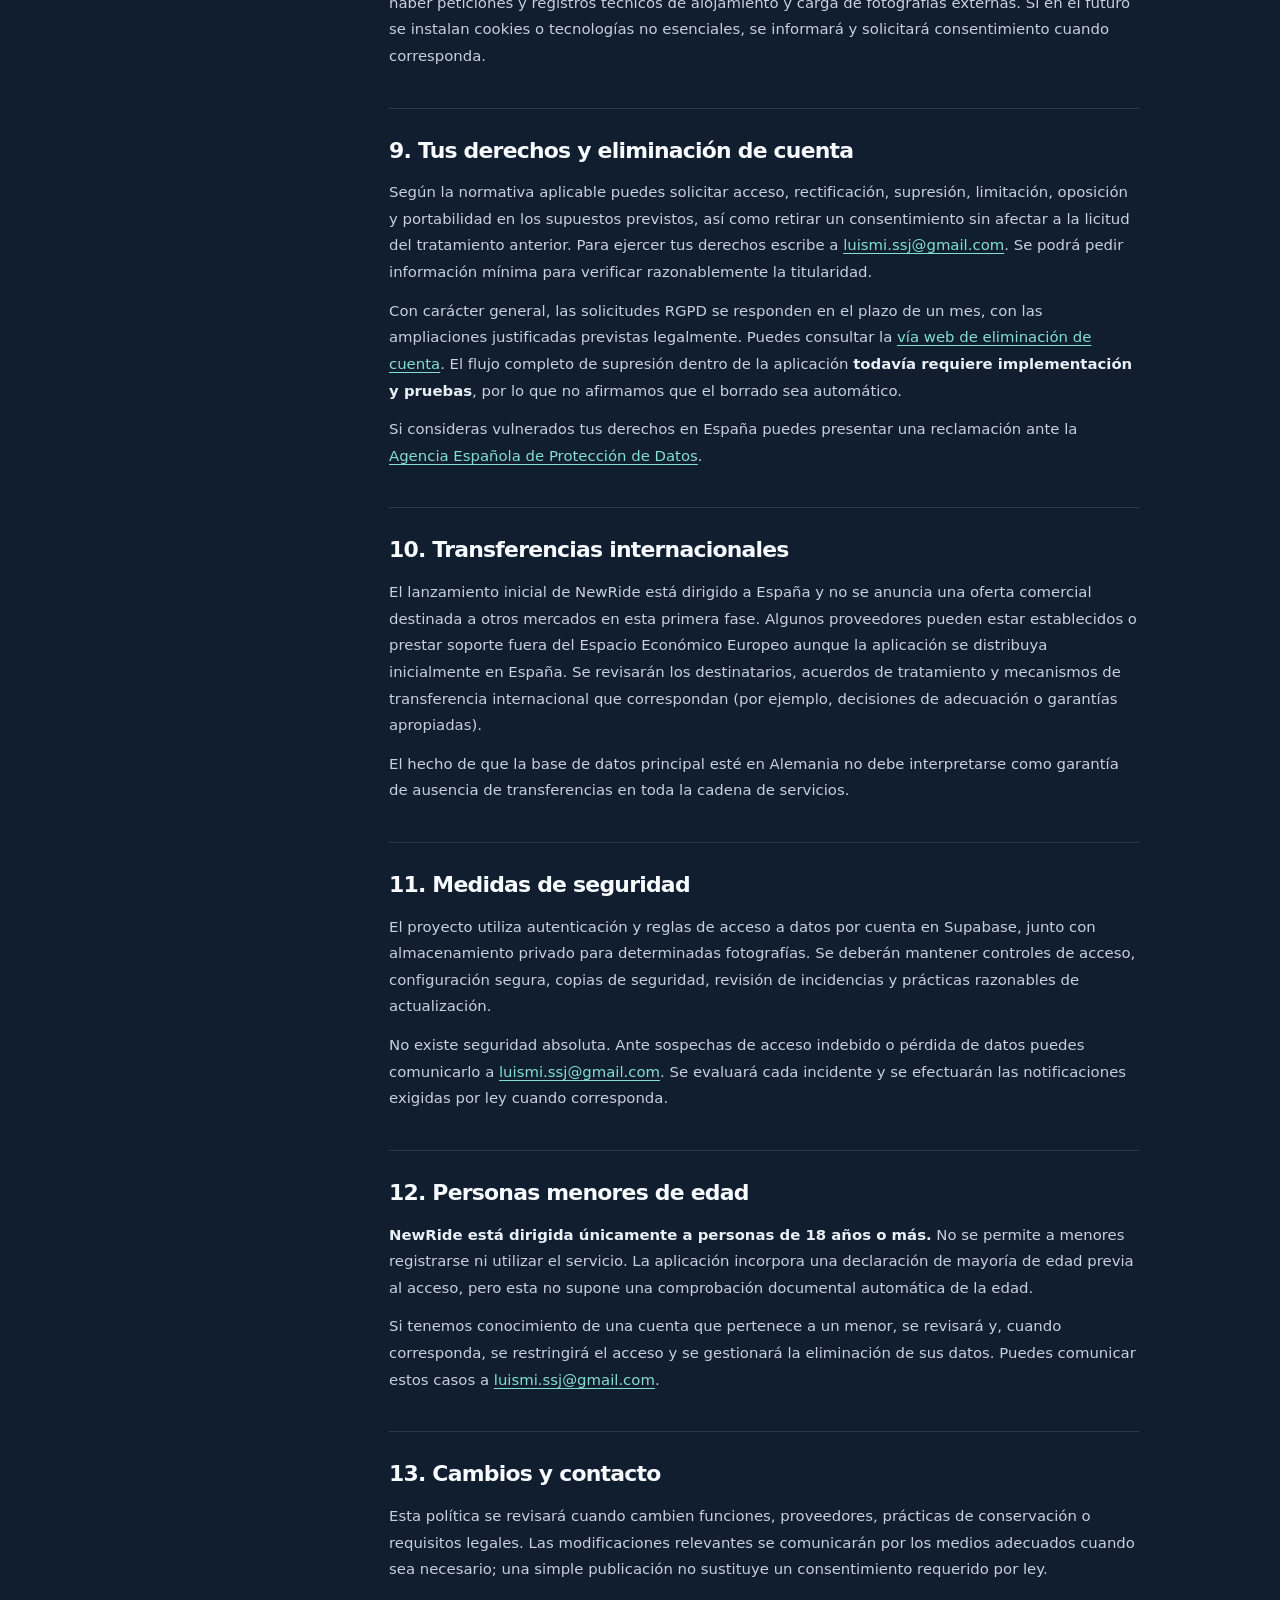
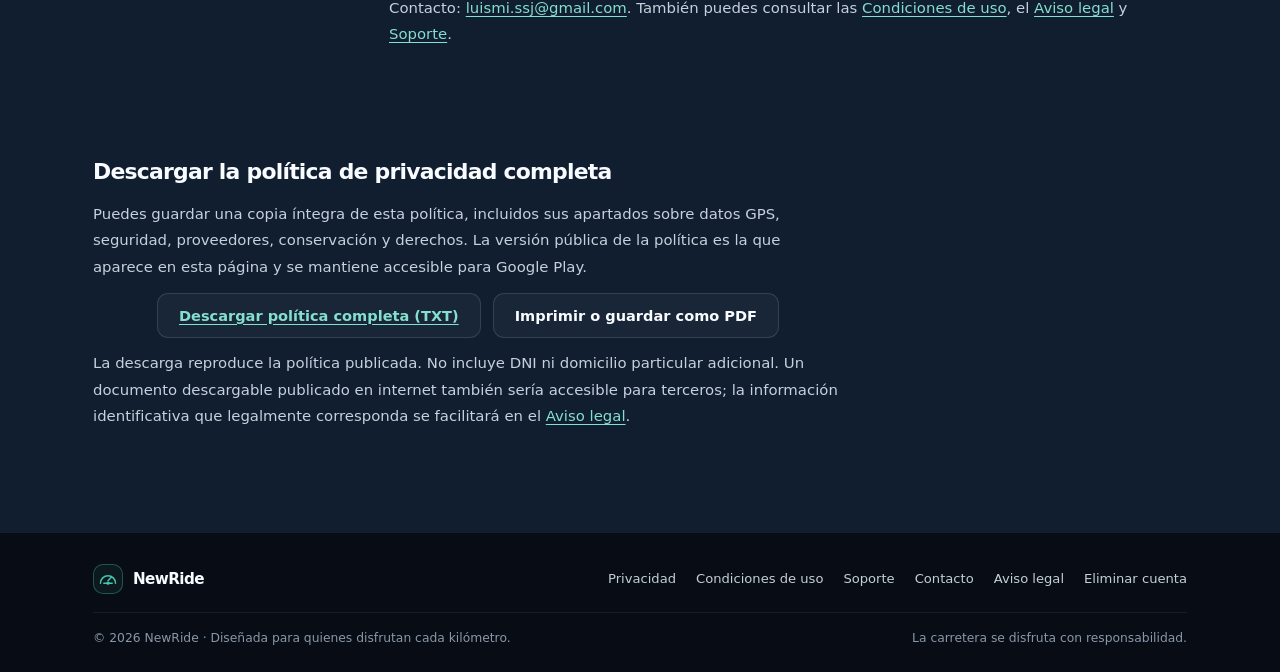
<file: privacidad.html>
<!doctype html>
<html lang="es">
<head>
  <meta charset="utf-8">
  <meta name="viewport" content="width=device-width, initial-scale=1">
  <meta name="theme-color" content="#101e30">
  <meta name="description" content="Consulta la política de privacidad de NewRide: datos de GPS, rutas, cuenta, garaje, mantenimiento, proveedores y derechos de privacidad.">
  <meta name="robots" content="index,follow">
  <link rel="icon" type="image/svg+xml" href="assets/favicon.svg">
  <link rel="stylesheet" href="css/styles.css">
  <title>Política de privacidad — NewRide</title>
  
  <script src="js/main.js" defer></script>
</head>
<body>
<a class="skip-link" href="#principal">Saltar al contenido</a>
<header class="site-header">
  <div class="header-inner">
    <a class="brand" href="index.html" aria-label="NewRide, volver al inicio"><span class="brand-symbol"><svg aria-hidden="true" viewBox="0 0 24 24" fill="none" stroke="currentColor" stroke-width="1.8" stroke-linecap="round" stroke-linejoin="round"><path d="M12 14l4-4"/><path d="M3 17a9 9 0 1 1 18 0"/><circle cx="12" cy="17" r="1"/><path d="M7 17h10"/></svg></span>NewRide</a>
    <nav aria-label="Secciones principales" class="desktop-nav"><a href="index.html#rutas">Rutas</a><span class="nav-pip">·</span><a href="index.html#garaje">Garaje</a><span class="nav-pip">·</span><a href="index.html#circuito">Circuito</a></nav>
    <button class="nav-button" type="button" data-menu-button aria-controls="menu-movil" aria-expanded="false" aria-label="Abrir o cerrar menú"><svg aria-hidden="true" viewBox="0 0 24 24" fill="none" stroke="currentColor" stroke-width="1.8" stroke-linecap="round" stroke-linejoin="round"><path d="M4 7h16M4 12h16M4 17h16"/></svg></button>
  </div>
  <nav id="menu-movil" class="mobile-nav" data-mobile-nav aria-label="Menú móvil"><a href="index.html#rutas">Rutas</a><a href="index.html#garaje">Garaje</a><a href="index.html#circuito">Circuito</a><a href="privacidad.html">Privacidad</a><a href="condiciones.html">Condiciones de uso</a><a href="soporte.html">Soporte</a><a href="aviso-legal.html">Aviso legal</a><a href="eliminar-cuenta.html">Eliminar cuenta</a></nav>
</header>
<main id="principal" class="subpage-main"><div class="container">
      <div class="breadcrumb"><a href="index.html">Inicio</a><span>›</span><span>Política de privacidad</span></div><div class="page-kicker">Información legal</div><h1 class="page-title">Política de privacidad</h1><p class="page-lead">Cómo se utilizan, protegen y conservan los datos personales al usar NewRide y su página web.</p><p class="updated">Última actualización: 29 de octubre de 2026.</p><div class="notice" role="note"><strong>Información pendiente:</strong> los plazos técnicos de respaldo, transferencias de todos los proveedores y los datos completos del prestador comercial deben verificarse antes del lanzamiento. Esta política describe el estado del proyecto conocido a la fecha indicada.</div>
      <div class="legal-layout"><aside class="toc" aria-label="Índice de contenidos"><p class="toc-title">En esta página</p><a href="#responsable">Quién es el responsable</a><a href="#datos">Qué información recopilamos</a><a href="#finalidades">Para qué usamos los datos y con qué base jurídica</a><a href="#ubicacion">Ubicación, telemetría y segundo plano</a><a href="#almacenamiento">Almacenamiento y plazos de conservación</a><a href="#proveedores">Con quién se comparten datos</a><a href="#privacidad-rutas">Quién puede ver tus rutas y tu contenido</a><a href="#publicidad">Publicidad, seguimiento y cookies</a><a href="#derechos">Tus derechos y eliminación de cuenta</a><a href="#transferencias">Transferencias internacionales</a><a href="#seguridad">Medidas de seguridad</a><a href="#menores">Personas menores de edad</a><a href="#actualizaciones">Cambios y contacto</a></aside><article class="legal-copy"><section id="responsable"><h2>1. Quién es el responsable</h2>
<p>El responsable del tratamiento de los datos personales de la aplicación y de esta web es <strong>Luis Miguel Marin Torres</strong>, con referencia de contacto en <strong>Granada (18007), España</strong>. Puedes escribir a <a href="mailto:luismi.ssj@gmail.com">luismi.ssj@gmail.com</a> para cuestiones de privacidad, solicitudes de derechos y soporte.</p>
<p>La identificación fiscal y el domicilio o establecimiento completo que correspondan al ejercicio comercial de NewRide permanecen <strong>pendientes de completar públicamente</strong> antes de su monetización. Consulta el <a href="aviso-legal.html">Aviso legal</a>. No se utilizan datos ficticios para sustituir esta información.</p><p><strong>Ámbito inicial:</strong> NewRide se dirigirá inicialmente al mercado español y su primera distribución comercial está prevista en Google Play España. La web informativa puede consultarse desde otros países, pero no se anuncia la comercialización inicial en ellos.</p></section><section id="datos"><h2>2. Qué información recopilamos</h2>
<h3>Cuenta y acceso</h3><p>Correo electrónico, identificador de cuenta, nombre visible, nombre de usuario y los datos técnicos necesarios para iniciar sesión. Cuando eliges Google, intervienen Google y Supabase en la autenticación; NewRide no necesita conocer tu contraseña de Google.</p>
<h3>Perfil, motos y mantenimiento</h3><p>Datos de vehículos que añades al garaje, kilómetros, intervalos y registros de mantenimiento y, si la función y el plan lo permiten, las imágenes que decides guardar.</p>
<h3>Trayectos, ubicación y sensores</h3><p>Coordenadas GPS precisas, marcas de tiempo, rumbo, altitud, velocidad, duración, distancia y precisión; estimaciones de curvas, frenadas, aceleración e inclinación obtenidas a partir del teléfono. Las rutas pueden revelar lugares visitados y desplazamientos habituales, por lo que merecen protección especial.</p>
<h3>Planificación, circuitos y archivos</h3><p>Itinerarios, búsquedas de lugares, GPX importados, sesiones de circuito, vueltas, estadísticas, mapas de calor y actividades personales, según las funciones utilizadas.</p>
<h3>Datos técnicos y comunicaciones</h3><p>Datos de sesión, peticiones a servicios de mapas, direcciones IP y registros técnicos tratados por proveedores de alojamiento o red. Si escribes al soporte, trataremos el mensaje y la información necesaria para responder.</p>
<h3>Pagos y publicidad futuros</h3><p>La aplicación está diseñada para incorporar Premium y anuncios. <strong>La versión revisada no tiene cobros comerciales ni un SDK publicitario activo.</strong> Si se activan, esta política se actualizará antes de tratar identificadores publicitarios, señales de consentimiento o datos de suscripción asociados a nuevos proveedores. Los pagos de la tienda no implican entregar a NewRide el número íntegro de tu tarjeta.</p></section><section id="finalidades"><h2>3. Para qué usamos los datos y con qué base jurídica</h2>
<table class="info-table"><thead><tr><th>Finalidad</th><th>Base RGPD orientativa</th></tr></thead><tbody>
<tr><td>Crear y mantener cuentas; guardar garaje, rutas, estadísticas y contenido solicitado.</td><td>Art. 6.1.b: ejecución del contrato y servicios solicitados.</td></tr>
<tr><td>Registrar GPS y sensores durante una sesión activada por la persona usuaria, incluida la continuidad en segundo plano.</td><td>Art. 6.1.b cuando sea necesario para la función solicitada; la base exacta debe verificarse con el tratamiento real. Los permisos del dispositivo son distintos de la base jurídica RGPD.</td></tr>
<tr><td>Atender solicitudes, prevenir accesos indebidos y proteger el servicio.</td><td>Art. 6.1.b o 6.1.f, según la operación y la ponderación del interés legítimo.</td></tr>
<tr><td>Cumplir obligaciones fiscales, contables o requerimientos legales cuando existan compras.</td><td>Art. 6.1.c, cuando sean aplicables.</td></tr>
<tr><td>Publicidad personalizada, analítica publicitaria o tecnologías no esenciales, si se incorporan.</td><td>Consentimiento previo cuando lo exijan el RGPD, la normativa ePrivacy/LSSI o las reglas de la plataforma; no se consideran activadas actualmente.</td></tr>
</tbody></table>
<p>No utilizamos la ubicación GPS como permiso general para compartir públicamente tus rutas. Las finalidades deberán mantenerse limitadas a las funciones efectivamente ofrecidas.</p></section><section id="ubicacion"><h2>4. Ubicación, telemetría y segundo plano</h2>
<p>NewRide registra la ubicación precisa para dibujar recorridos, estimar métricas y calcular vueltas en circuito <strong>cuando activas una sesión</strong>. En Android puede mantener una notificación y un servicio de ubicación en primer plano, y continuar captando posiciones mientras la app está en segundo plano durante la grabación.</p>
<p>Los sensores del móvil permiten estimar inclinación, movimiento y aceleraciones. Los resultados son aproximados, pueden contener errores y <strong>no son instrumentos profesionales u homologados</strong>.</p>
<p>Puedes denegar o retirar los permisos desde el sistema operativo; entonces el seguimiento y parte de la telemetría pueden dejar de funcionar. La app debe mostrar los avisos y permisos de ubicación que correspondan antes del primer uso efectivo.</p></section><section id="almacenamiento"><h2>5. Almacenamiento y plazos de conservación</h2>
<p>La aplicación utiliza datos locales en el teléfono y, para el contenido sincronizado, la infraestructura de <strong>Supabase</strong>. La región principal del proyecto de base de datos identificada es <strong>eu-central-1 (Alemania)</strong>; esto no garantiza por sí solo que todos los accesos y tratamientos de todos los proveedores permanezcan dentro del EEE.</p>
<p><strong>Rutas guardadas:</strong> su trazado e información asociada permanecen disponibles hasta que sean eliminados por el procedimiento correspondiente, de acuerdo con los criterios de conservación aplicables.</p>
<p><strong>Actividades no guardadas en «Mis rutas»:</strong> la implementación revisada conserva los detalles GPS/telemetría de las <strong>diez salidas más recientes</strong> de esa categoría. Al superar el límite se depuran esos detalles, aunque pueden mantenerse resúmenes para kilometraje, estadísticas, mantenimiento y prevención de duplicidades.</p>
<p><strong>Cuenta y garaje:</strong> se conservan mientras sean necesarios para prestar el servicio y, en su caso, atender obligaciones legales y reclamaciones. Los plazos de registros técnicos, copias de seguridad y eliminación en sistemas de terceros <strong>aún deben verificarse con cada proveedor</strong>; no se promete un plazo inventado ni eliminación instantánea de respaldos.</p></section><section id="proveedores"><h2>6. Con quién se comparten datos</h2>
<p>Dependiendo de las funciones utilizadas, NewRide puede transmitir los datos necesarios a estos servicios:</p>
<ul>
<li><strong>Supabase:</strong> autenticación, base de datos, rutas sincronizadas, garaje, mantenimiento y almacenamiento privado de imágenes cuando proceda.</li>
<li><strong>Google:</strong> autenticación federada si eliges iniciar sesión con Google.</li>
<li><strong>OpenStreetMap y servicios de mapas:</strong> entrega de cartografía, con posible acceso a IP y áreas consultadas.</li>
<li><strong>Photon/Komoot:</strong> consultas de búsqueda de lugares y posibles coordenadas de referencia.</li>
<li><strong>OSRM, Valhalla y Overpass:</strong> cálculo de recorridos o consultas geográficas; pueden recibir puntos de origen, destino, intermedios o zonas consultadas.</li>
<li><strong>GitHub Pages (GitHub, Inc.):</strong> alojamiento de esta web pública, con los datos técnicos necesarios para servirla.</li>
<li><strong>Unsplash:</strong> las fotografías de la portada se cargan actualmente desde imágenes externas y pueden generar solicitudes con IP y datos técnicos.</li>
</ul>
<p><strong>Proveedores futuros:</strong> Google Play/RevenueCat para compras Premium y una red publicitaria todavía no seleccionada. No afirmamos que estos proveedores procesen actualmente compras o publicidad en producción. Las condiciones de tratamiento y posibles transferencias se revisarán antes de activarlos.</p>
<p>La presencia de un servicio técnico no significa que todas las categorías de datos se compartan siempre: depende de cada función, los permisos concedidos y las solicitudes realizadas.</p></section><section id="privacidad-rutas"><h2>7. Quién puede ver tus rutas y tu contenido</h2>
<p>Los recorridos, estadísticas, garaje y mapas de calor personales están concebidos para el propio usuario. Según la documentación del proyecto, las funciones sociales, publicaciones de rutas, salidas de grupo y enlaces públicos de ubicación están <strong>desactivados</strong>, y las reglas de acceso remoto restringen los datos personales al titular de la cuenta.</p>
<p>No ofrecemos actualmente clasificaciones públicas, perfiles públicos de conducción ni acceso a rutas privadas por enlaces de seguimiento en vivo. Si estas opciones se reintroducen, deberán anunciarse y revisarse la privacidad y los controles de visibilidad antes de su puesta en marcha.</p></section><section id="publicidad"><h2>8. Publicidad, seguimiento y cookies</h2>
<p>NewRide prevé una versión Free con anuncios y una modalidad Premium sin publicidad, pero <strong>la integración publicitaria no está activa</strong> en el código revisado. No declaramos un proveedor publicitario ni un identificador de anuncios como ya operativo.</p>
<p>Antes de mostrar anuncios se describirán las categorías de datos realmente utilizadas, la red publicitaria, la personalización, la medición, las bases jurídicas, las posibles transferencias y los controles de consentimiento y retirada exigibles. Las preferencias del dispositivo o de una futura plataforma de gestión del consentimiento se respetarán según la normativa aplicable.</p>
<p>Esta web estática no incorpora actualmente analítica propia ni un formulario de captación. Puede haber peticiones y registros técnicos de alojamiento y carga de fotografías externas. Si en el futuro se instalan cookies o tecnologías no esenciales, se informará y solicitará consentimiento cuando corresponda.</p></section><section id="derechos"><h2>9. Tus derechos y eliminación de cuenta</h2>
<p>Según la normativa aplicable puedes solicitar acceso, rectificación, supresión, limitación, oposición y portabilidad en los supuestos previstos, así como retirar un consentimiento sin afectar a la licitud del tratamiento anterior. Para ejercer tus derechos escribe a <a href="mailto:luismi.ssj@gmail.com">luismi.ssj@gmail.com</a>. Se podrá pedir información mínima para verificar razonablemente la titularidad.</p>
<p>Con carácter general, las solicitudes RGPD se responden en el plazo de un mes, con las ampliaciones justificadas previstas legalmente. Puedes consultar la <a href="eliminar-cuenta.html">vía web de eliminación de cuenta</a>. El flujo completo de supresión dentro de la aplicación <strong>todavía requiere implementación y pruebas</strong>, por lo que no afirmamos que el borrado sea automático.</p>
<p>Si consideras vulnerados tus derechos en España puedes presentar una reclamación ante la <a href="https://www.aepd.es/" target="_blank" rel="noopener noreferrer">Agencia Española de Protección de Datos</a>.</p></section><section id="transferencias"><h2>10. Transferencias internacionales</h2>
<p>El lanzamiento inicial de NewRide está dirigido a España y no se anuncia una oferta comercial destinada a otros mercados en esta primera fase. Algunos proveedores pueden estar establecidos o prestar soporte fuera del Espacio Económico Europeo aunque la aplicación se distribuya inicialmente en España. Se revisarán los destinatarios, acuerdos de tratamiento y mecanismos de transferencia internacional que correspondan (por ejemplo, decisiones de adecuación o garantías apropiadas).</p>
<p>El hecho de que la base de datos principal esté en Alemania no debe interpretarse como garantía de ausencia de transferencias en toda la cadena de servicios.</p></section><section id="seguridad"><h2>11. Medidas de seguridad</h2>
<p>El proyecto utiliza autenticación y reglas de acceso a datos por cuenta en Supabase, junto con almacenamiento privado para determinadas fotografías. Se deberán mantener controles de acceso, configuración segura, copias de seguridad, revisión de incidencias y prácticas razonables de actualización.</p>
<p>No existe seguridad absoluta. Ante sospechas de acceso indebido o pérdida de datos puedes comunicarlo a <a href="mailto:luismi.ssj@gmail.com">luismi.ssj@gmail.com</a>. Se evaluará cada incidente y se efectuarán las notificaciones exigidas por ley cuando corresponda.</p></section><section id="menores"><h2>12. Personas menores de edad</h2>
<p><strong>NewRide está dirigida únicamente a personas de 18 años o más.</strong> No se permite a menores registrarse ni utilizar el servicio. La aplicación incorpora una declaración de mayoría de edad previa al acceso, pero esta no supone una comprobación documental automática de la edad.</p>
<p>Si tenemos conocimiento de una cuenta que pertenece a un menor, se revisará y, cuando corresponda, se restringirá el acceso y se gestionará la eliminación de sus datos. Puedes comunicar estos casos a <a href="mailto:luismi.ssj@gmail.com">luismi.ssj@gmail.com</a>.</p></section><section id="actualizaciones"><h2>13. Cambios y contacto</h2>
<p>Esta política se revisará cuando cambien funciones, proveedores, prácticas de conservación o requisitos legales. Las modificaciones relevantes se comunicarán por los medios adecuados cuando sea necesario; una simple publicación no sustituye un consentimiento requerido por ley.</p>
<p>Contacto: <a href="mailto:luismi.ssj@gmail.com">luismi.ssj@gmail.com</a>. También puedes consultar las <a href="condiciones.html">Condiciones de uso</a>, el <a href="aviso-legal.html">Aviso legal</a> y <a href="soporte.html">Soporte</a>.</p></section></article></div>
      <section aria-labelledby="descargar-politica" class="legal-copy" style="margin-top:44px"><h2 id="descargar-politica">Descargar la política de privacidad completa</h2><p>Puedes guardar una copia íntegra de esta política, incluidos sus apartados sobre datos GPS, seguridad, proveedores, conservación y derechos. La versión pública de la política es la que aparece en esta página y se mantiene accesible para Google Play.</p><div class="cta-row"><a class="btn btn-secondary" href="politica-privacidad-newride.txt" download="Politica-de-privacidad-NewRide.txt">Descargar política completa (TXT)</a><button class="btn btn-secondary" type="button" onclick="window.print()">Imprimir o guardar como PDF</button></div><p class="micro-note">La descarga reproduce la política publicada. No incluye DNI ni domicilio particular adicional. Un documento descargable publicado en internet también sería accesible para terceros; la información identificativa que legalmente corresponda se facilitará en el <a href="aviso-legal.html">Aviso legal</a>.</p></section>
    </div></main>
<footer class="site-footer">
  <div class="container">
    <div class="footer-top">
       <a href="index.html" class="brand footer-brand"><span class="brand-symbol"><svg aria-hidden="true" viewBox="0 0 24 24" fill="none" stroke="currentColor" stroke-width="1.8" stroke-linecap="round" stroke-linejoin="round"><path d="M12 14l4-4"/><path d="M3 17a9 9 0 1 1 18 0"/><circle cx="12" cy="17" r="1"/><path d="M7 17h10"/></svg></span>NewRide</a>
       <nav class="footer-links" aria-label="Información legal"><a href="privacidad.html" aria-current="page">Privacidad</a><a href="condiciones.html">Condiciones de uso</a><a href="soporte.html">Soporte</a><a href="soporte.html#contacto">Contacto</a><a href="aviso-legal.html">Aviso legal</a><a href="eliminar-cuenta.html">Eliminar cuenta</a></nav>
    </div>
    <div class="footer-bottom"><span>© <span id="year">2026</span> NewRide · Diseñada para quienes disfrutan cada kilómetro.</span><span>La carretera se disfruta con responsabilidad.</span></div>
  </div>
</footer>
<button class="back-to-top" type="button" data-to-top aria-label="Volver arriba"><svg aria-hidden="true" viewBox="0 0 24 24" fill="none" stroke="currentColor" stroke-width="1.8" stroke-linecap="round" stroke-linejoin="round"><path d="m6 15 6-6 6 6"/></svg></button>
<script>document.getElementById('year').textContent = new Date().getFullYear();</script>
</body>
</html>
</file>
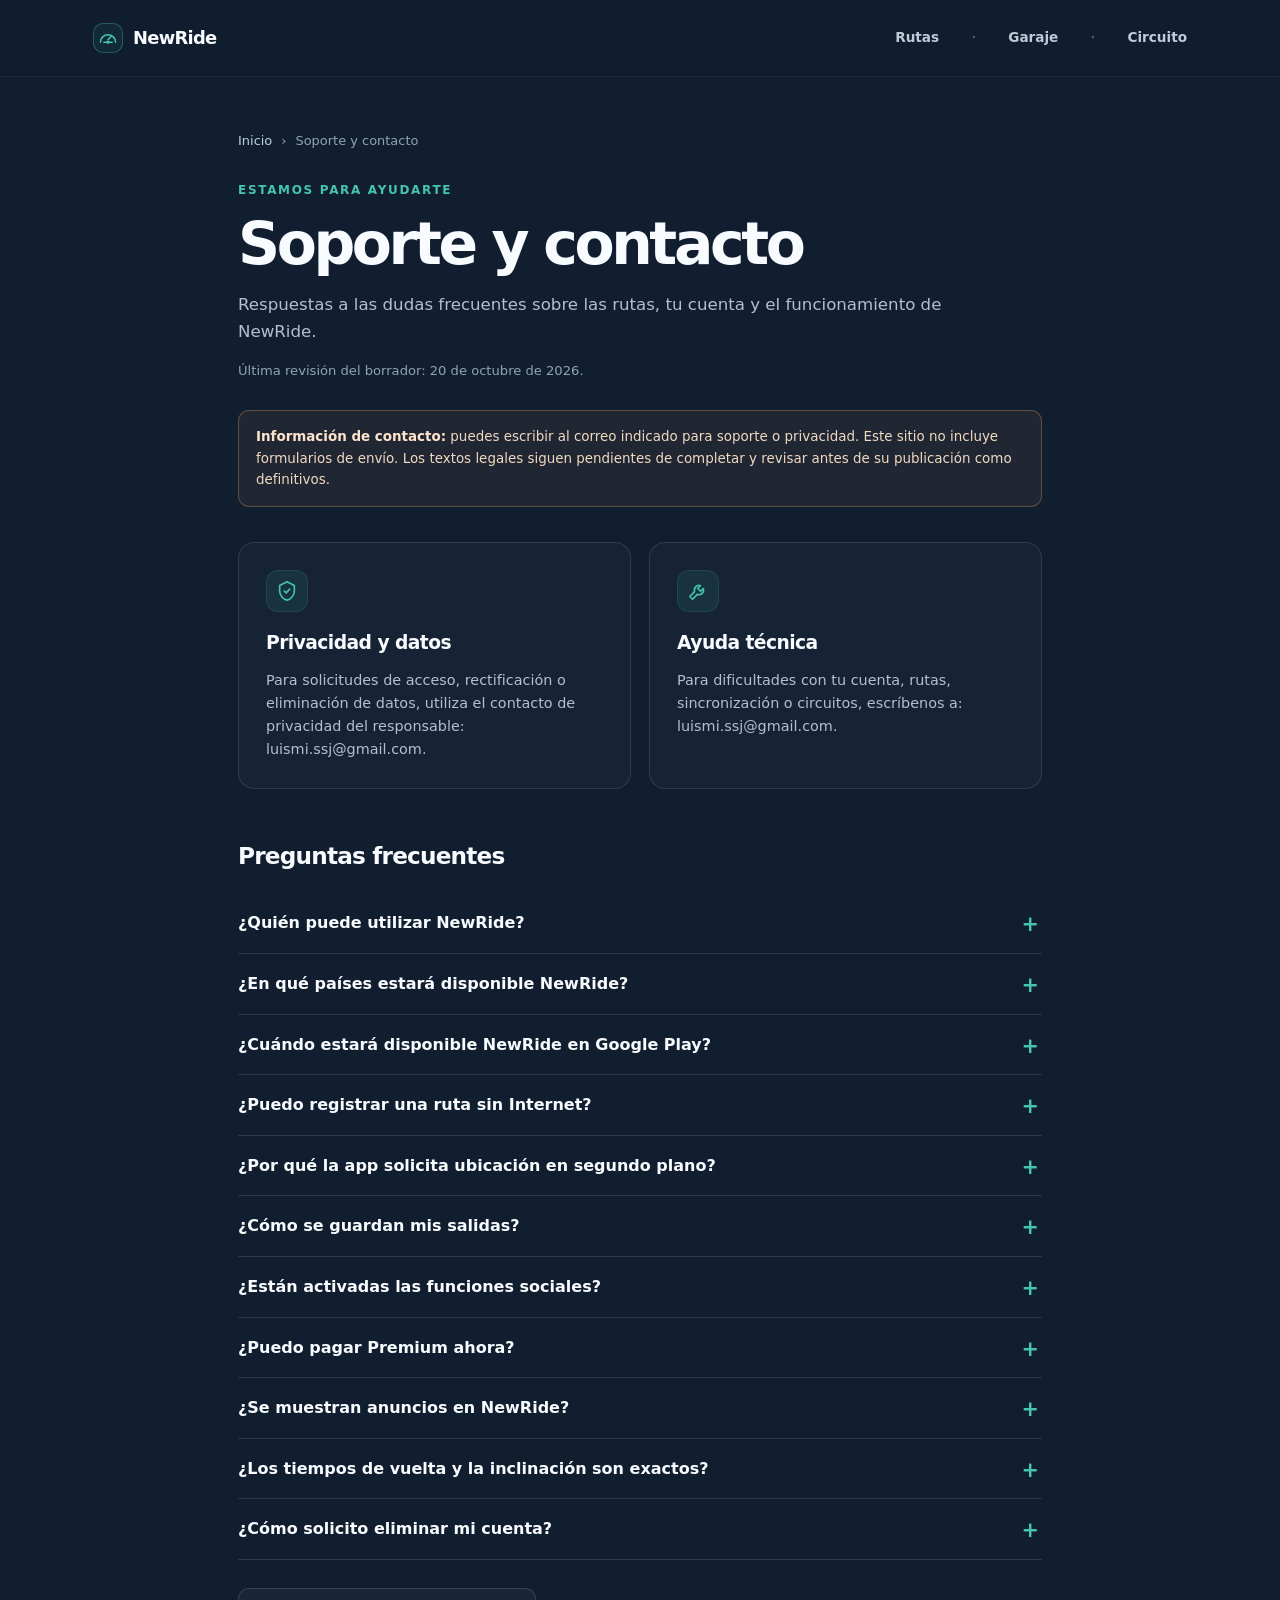
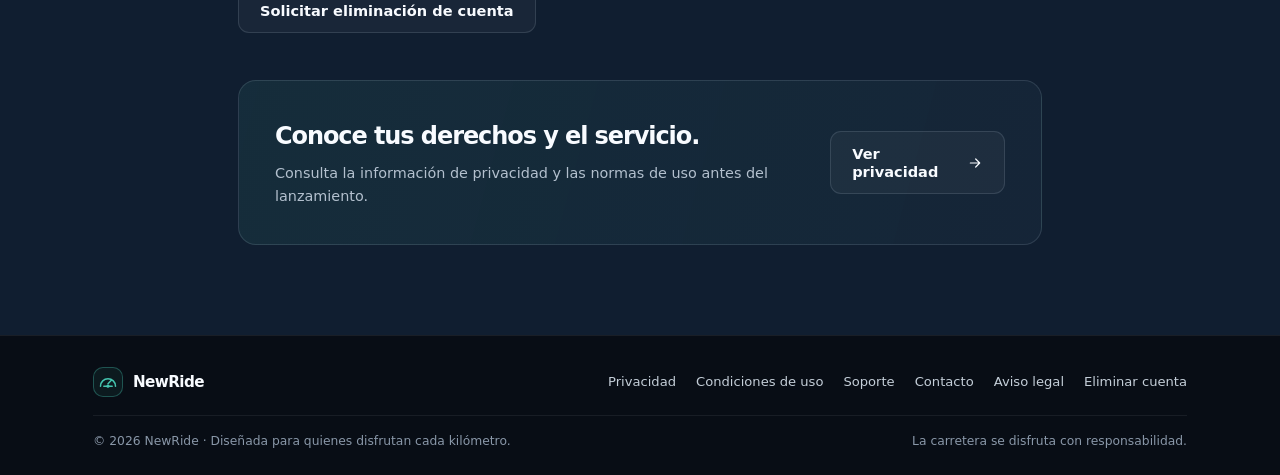
<file: soporte.html>
<!doctype html>
<html lang="es">
<head>
  <meta charset="utf-8">
  <meta name="viewport" content="width=device-width, initial-scale=1">
  <meta name="theme-color" content="#101e30">
  <meta name="description" content="Resuelve dudas sobre rutas GPS, sincronización offline, modo circuito, cuenta, privacidad y disponibilidad de NewRide.">
  <meta name="robots" content="index,follow">
  <link rel="icon" type="image/svg+xml" href="assets/favicon.svg">
  <link rel="stylesheet" href="css/styles.css">
  <title>Soporte y contacto — NewRide</title>
  
  <script src="js/main.js" defer></script>
</head>
<body>
<a class="skip-link" href="#principal">Saltar al contenido</a>
<header class="site-header">
  <div class="header-inner">
    <a class="brand" href="index.html" aria-label="NewRide, volver al inicio"><span class="brand-symbol"><svg aria-hidden="true" viewBox="0 0 24 24" fill="none" stroke="currentColor" stroke-width="1.8" stroke-linecap="round" stroke-linejoin="round"><path d="M12 14l4-4"/><path d="M3 17a9 9 0 1 1 18 0"/><circle cx="12" cy="17" r="1"/><path d="M7 17h10"/></svg></span>NewRide</a>
    <nav aria-label="Secciones principales" class="desktop-nav"><a href="index.html#rutas">Rutas</a><span class="nav-pip">·</span><a href="index.html#garaje">Garaje</a><span class="nav-pip">·</span><a href="index.html#circuito">Circuito</a></nav>
    <button class="nav-button" type="button" data-menu-button aria-controls="menu-movil" aria-expanded="false" aria-label="Abrir o cerrar menú"><svg aria-hidden="true" viewBox="0 0 24 24" fill="none" stroke="currentColor" stroke-width="1.8" stroke-linecap="round" stroke-linejoin="round"><path d="M4 7h16M4 12h16M4 17h16"/></svg></button>
  </div>
  <nav id="menu-movil" class="mobile-nav" data-mobile-nav aria-label="Menú móvil"><a href="index.html#rutas">Rutas</a><a href="index.html#garaje">Garaje</a><a href="index.html#circuito">Circuito</a><a href="privacidad.html">Privacidad</a><a href="condiciones.html">Condiciones de uso</a><a href="soporte.html">Soporte</a><a href="aviso-legal.html">Aviso legal</a><a href="eliminar-cuenta.html">Eliminar cuenta</a></nav>
</header>
<main id="principal" class="subpage-main"><div class="container simple-page">
 <div class="breadcrumb"><a href="index.html">Inicio</a><span>›</span><span>Soporte y contacto</span></div><div class="page-kicker">Estamos para ayudarte</div><h1 class="page-title">Soporte y contacto</h1><p class="page-lead">Respuestas a las dudas frecuentes sobre las rutas, tu cuenta y el funcionamiento de NewRide.</p><p class="updated">Última revisión del borrador: 20 de octubre de 2026.</p>
 <div class="notice" role="note"><strong>Información de contacto:</strong> puedes escribir al correo indicado para soporte o privacidad. Este sitio no incluye formularios de envío. Los textos legales siguen pendientes de completar y revisar antes de su publicación como definitivos.</div>
 <div class="help-grid" id="contacto"><div class="help-card"><div class="feature-icon"><svg aria-hidden="true" viewBox="0 0 24 24" fill="none" stroke="currentColor" stroke-width="1.8" stroke-linecap="round" stroke-linejoin="round"><path d="m12 2 8 4v6c0 5-4 9-8 10-4-1-8-5-8-10V6l8-4Z"/><path d="m9 12 2 2 4-4"/></svg></div><h2>Privacidad y datos</h2><p>Para solicitudes de acceso, rectificación o eliminación de datos, utiliza el contacto de privacidad del responsable: <a href="mailto:luismi.ssj@gmail.com">luismi.ssj@gmail.com</a>.</p></div><div class="help-card"><div class="feature-icon"><svg aria-hidden="true" viewBox="0 0 24 24" fill="none" stroke="currentColor" stroke-width="1.8" stroke-linecap="round" stroke-linejoin="round"><path d="M14.7 6.3a5 5 0 0 0-6.4 6.4L3 18l3 3 5.3-5.3a5 5 0 0 0 6.4-6.4l-3 3-3-3 3-3Z"/></svg></div><h2>Ayuda técnica</h2><p>Para dificultades con tu cuenta, rutas, sincronización o circuitos, escríbenos a: <a href="mailto:luismi.ssj@gmail.com">luismi.ssj@gmail.com</a>.</p></div></div>
 <section class="faq" aria-label="Preguntas frecuentes"><h2>Preguntas frecuentes</h2>
 <details><summary>¿Quién puede utilizar NewRide?</summary><p>NewRide está destinada exclusivamente a usuarios de 18 años o más. Los menores de 18 años no pueden registrarse ni utilizar la aplicación.</p></details>
 <details><summary>¿En qué países estará disponible NewRide?</summary><p>El lanzamiento inicial está dirigido a España, con distribución prevista mediante Google Play España. La web puede consultarse desde otros países. La disponibilidad concreta en la tienda debe configurarse y confirmarse cuando se publique la aplicación.</p></details>
 <details><summary>¿Cuándo estará disponible NewRide en Google Play?</summary><p>La publicación aún está en preparación. El botón de lanzamiento no enlaza a ninguna ficha de Play Store hasta que exista una URL real.</p></details>
 <details><summary>¿Puedo registrar una ruta sin Internet?</summary><p>Sí, es posible registrar muestras GPS y guardarlas en el dispositivo cuando no tengas cobertura. La sincronización remota deberá hacerse al recuperar conexión. Los mapas base y el cálculo de rutas nuevas no están disponibles sin Internet, salvo elementos previamente almacenados en caché.</p></details>
 <details><summary>¿Por qué la app solicita ubicación en segundo plano?</summary><p>Para continuar registrando la salida cuando la pantalla se apaga o cambias a otra aplicación. Puedes gestionar el permiso en los ajustes del teléfono. El funcionamiento depende también del sistema operativo y del ahorro de batería.</p></details>
 <details><summary>¿Cómo se guardan mis salidas?</summary><p>Al finalizar, puedes elegir guardarlas en «Mis rutas» o dejarlas en «Mi actividad». Solo se conservan las diez actividades no guardadas más recientes con su trazado detallado, según la implementación revisada.</p></details>
 <details><summary>¿Están activadas las funciones sociales?</summary><p>No. Las publicaciones públicas, salidas en grupo y enlaces de ubicación en directo están retirados temporalmente.</p></details>
 <details><summary>¿Puedo pagar Premium ahora?</summary><p>No. La integración de compras está preparada para una fase posterior, pero el pago desde la aplicación permanece deshabilitado en la versión revisada.</p></details><details><summary>¿Se muestran anuncios en NewRide?</summary><p>Está previsto incluir publicidad en Free y una opción Premium sin anuncios cuando se activen, pero la versión del proyecto revisada no integra anuncios. La política de privacidad se actualizará antes de incorporar un proveedor publicitario.</p></details>
 <details><summary>¿Los tiempos de vuelta y la inclinación son exactos?</summary><p>No necesariamente. Se calculan a partir del GPS y sensores del teléfono, con un margen de error. No son mediciones homologadas de circuito ni sustituyen un sistema profesional.</p></details>
 <details><summary>¿Cómo solicito eliminar mi cuenta?</summary><p>Consulta la página <a href="eliminar-cuenta.html">Eliminar cuenta</a>, donde encontrarás el correo y los datos necesarios para tramitar tu solicitud. El mecanismo de baja integrado en la app sigue pendiente de implementación antes del lanzamiento.</p></details>
 </section>
 <p style="margin-top:28px"><a class="btn btn-secondary" href="eliminar-cuenta.html">Solicitar eliminación de cuenta</a></p><div class="band" style="margin-top:47px"><div><h2>Conoce tus derechos y el servicio.</h2><p>Consulta la información de privacidad y las normas de uso antes del lanzamiento.</p></div><a href="privacidad.html" class="btn btn-secondary">Ver privacidad <svg aria-hidden="true" viewBox="0 0 24 24" fill="none" stroke="currentColor" stroke-width="1.8" stroke-linecap="round" stroke-linejoin="round"><path d="M5 12h14m-6-6 6 6-6 6"/></svg></a></div>
 </div></main>
<footer class="site-footer">
  <div class="container">
    <div class="footer-top">
       <a href="index.html" class="brand footer-brand"><span class="brand-symbol"><svg aria-hidden="true" viewBox="0 0 24 24" fill="none" stroke="currentColor" stroke-width="1.8" stroke-linecap="round" stroke-linejoin="round"><path d="M12 14l4-4"/><path d="M3 17a9 9 0 1 1 18 0"/><circle cx="12" cy="17" r="1"/><path d="M7 17h10"/></svg></span>NewRide</a>
       <nav class="footer-links" aria-label="Información legal"><a href="privacidad.html">Privacidad</a><a href="condiciones.html">Condiciones de uso</a><a href="soporte.html" aria-current="page">Soporte</a><a href="soporte.html#contacto">Contacto</a><a href="aviso-legal.html">Aviso legal</a><a href="eliminar-cuenta.html">Eliminar cuenta</a></nav>
    </div>
    <div class="footer-bottom"><span>© <span id="year">2026</span> NewRide · Diseñada para quienes disfrutan cada kilómetro.</span><span>La carretera se disfruta con responsabilidad.</span></div>
  </div>
</footer>
<button class="back-to-top" type="button" data-to-top aria-label="Volver arriba"><svg aria-hidden="true" viewBox="0 0 24 24" fill="none" stroke="currentColor" stroke-width="1.8" stroke-linecap="round" stroke-linejoin="round"><path d="m6 15 6-6 6 6"/></svg></button>
<script>document.getElementById('year').textContent = new Date().getFullYear();</script>
</body>
</html>
</file>
<file: css/styles.css>
:root{--bg:#101e30;--bg2:#0b1624;--panel:#182b3e;--panel2:#142438;--line:rgba(215,232,242,.13);--text:#f8fbff;--muted:#b3c0ce;--soft:#8fa4b7;--teal:#45c4af;--max:1150px;color-scheme:dark}
*,*::before,*::after{box-sizing:border-box}html{scroll-behavior:smooth;scroll-padding-top:94px}body{margin:0;font-family:Inter,ui-sans-serif,system-ui,-apple-system,BlinkMacSystemFont,"Segoe UI",sans-serif;background:var(--bg);color:var(--text);line-height:1.6;-webkit-font-smoothing:antialiased}a{color:inherit;text-decoration:none}a:hover{color:var(--teal)}button{font:inherit}img{max-width:100%;display:block}::selection{background:var(--teal);color:#05251f}
.skip-link{position:absolute;top:-70px;left:15px;padding:10px 14px;z-index:200;background:#fff;color:#111;border-radius:8px}.skip-link:focus{top:10px}
.site-header{position:sticky;top:0;z-index:50;background:rgba(16,30,48,.95);border-bottom:1px solid rgba(255,255,255,.055);backdrop-filter:blur(18px)}
.header-inner{max-width:var(--max);margin:auto;padding:0 28px;min-height:76px;display:flex;align-items:center;justify-content:space-between;gap:20px}.brand{display:inline-flex;gap:10px;align-items:center;font-weight:750;font-size:1.12rem;letter-spacing:-.04em;white-space:nowrap}.brand:hover{color:#fff}.brand-symbol{width:30px;height:30px;display:flex;align-items:center;justify-content:center;border:1px solid rgba(69,196,175,.35);background:rgba(69,196,175,.07);border-radius:10px;color:var(--teal)}.brand-symbol svg{width:20px;height:20px}
.desktop-nav{display:flex;gap:29px;align-items:center}.desktop-nav a,.nav-button{font-size:.85rem;color:#bdcad8;font-weight:550;transition:color .2s}.desktop-nav a:hover,.desktop-nav a[aria-current="page"]{color:var(--teal)}.nav-pip{color:#5b748a;margin:0 3px}
.nav-button{display:none;border:1px solid var(--line);border-radius:10px;background:var(--panel);color:var(--text);padding:8px;cursor:pointer}.nav-button svg{width:23px;height:23px;display:block}.mobile-nav{display:none;padding:6px 26px 22px;border-top:1px solid var(--line)}.mobile-nav a{display:block;padding:11px 2px;color:#dbe6ee;font-size:.96rem}.mobile-nav a+a{border-top:1px solid rgba(255,255,255,.07)}
.container{max-width:var(--max);margin:0 auto;padding:0 28px}.hero{padding:70px 0 24px;position:relative;overflow:hidden}.hero::before{content:"";width:660px;height:310px;border-radius:100%;position:absolute;top:-205px;left:50%;transform:translateX(-50%);background:radial-gradient(ellipse,rgba(32,114,124,.21),transparent 70%);pointer-events:none}.hero-center{text-align:center;position:relative}.eyebrow{color:var(--teal);font-size:.72rem;font-weight:800;letter-spacing:.19em;text-transform:uppercase;margin:0 0 13px}h1,h2,h3,p{margin-top:0}.hero h1{font-size:clamp(2.25rem,5.5vw,4.45rem);line-height:1.14;letter-spacing:-.057em;margin:0 0 12px;font-weight:760}.hero-description{font-size:clamp(.95rem,1.65vw,1.13rem);color:var(--muted);margin:0 auto 23px;max-width:670px}.cta-row{display:flex;justify-content:center;gap:12px;flex-wrap:wrap}
.btn{display:inline-flex;align-items:center;gap:9px;justify-content:center;padding:13px 21px;border-radius:11px;font-size:.91rem;font-weight:690;line-height:1.2;border:1px solid transparent;transition:transform .2s,background .2s,border-color .2s;cursor:pointer}.btn:hover{transform:translateY(-2px)}.btn-primary{background:var(--teal);color:#062a28;border-color:var(--teal)}.btn-primary:hover{background:#70e1d0;color:#062a28}.btn-secondary{color:var(--text);background:rgba(255,255,255,.04);border-color:var(--line)}.btn-secondary:hover{color:#fff;border-color:rgba(255,255,255,.25)}.btn-soon{background:var(--teal);color:#072825;cursor:default}.btn-soon:hover{transform:none;color:#072825}.btn svg{width:18px;height:18px}.micro-note{margin:12px auto 0;font-size:.77rem;color:var(--soft)}
.showcase{padding:18px 0 54px}.showcase-grid{display:grid;grid-template-columns:repeat(3,minmax(0,1fr));gap:17px}.showcase-card{display:block;min-width:0;position:relative;transition:transform .25s}.showcase-card:hover{transform:translateY(-5px);color:#fff}.showcase-image{position:relative;overflow:hidden;border:1px solid rgba(231,240,242,.14);border-radius:13px;aspect-ratio:1/1;isolation:isolate;background:#18232c}.showcase-image img{width:100%;height:100%;object-fit:cover;transition:transform .5s,filter .4s;filter:saturate(.94)}.showcase-card:hover img{transform:scale(1.045);filter:saturate(1.15)}.showcase-image::after{content:"";position:absolute;inset:52% 0 0;background:linear-gradient(transparent,rgba(4,12,17,.39));pointer-events:none}.showcase-caption{margin:13px 0 0;display:flex;justify-content:center;gap:7px;align-items:center;text-align:center;font-size:.96rem;font-weight:720}.showcase-caption svg{width:16px;height:16px;color:var(--teal);opacity:.8;transition:transform .2s}.showcase-card:hover .showcase-caption svg{transform:translateX(3px)}
.section{padding:70px 0;border-top:1px solid rgba(255,255,255,.06)}.section-head{max-width:700px;margin-bottom:29px}.section-title{font-size:clamp(1.8rem,3.1vw,2.6rem);letter-spacing:-.048em;line-height:1.18;margin:0 0 12px}.section-subtitle{color:var(--muted);font-size:.99rem;margin:0}.feature-grid{display:grid;grid-template-columns:repeat(3,minmax(0,1fr));gap:16px}.feature{background:linear-gradient(150deg,rgba(255,255,255,.035),rgba(255,255,255,.012));border:1px solid var(--line);border-radius:16px;padding:25px 23px;min-height:205px}.feature-icon{width:42px;height:42px;border-radius:12px;display:flex;align-items:center;justify-content:center;background:rgba(69,196,175,.095);color:var(--teal);border:1px solid rgba(69,196,175,.15);margin-bottom:16px}.feature-icon svg{width:22px;height:22px}.feature h3{font-size:1.06rem;line-height:1.3;margin-bottom:8px;letter-spacing:-.02em}.feature p{color:var(--muted);font-size:.88rem;margin:0}
.split-section{display:grid;grid-template-columns:1.05fr .95fr;gap:40px;align-items:center}.check-list{margin:20px 0 0;padding:0;list-style:none;display:grid;gap:11px}.check-list li{display:flex;align-items:flex-start;gap:11px;color:#d4e1eb;font-size:.94rem}.check-list li::before{content:"✓";display:grid;place-items:center;flex-shrink:0;width:20px;height:20px;border-radius:100%;background:rgba(69,196,175,.13);color:var(--teal);font-size:.75rem;font-weight:700;margin-top:2px}.status-panel{background:linear-gradient(135deg,rgba(36,83,95,.3),rgba(18,40,59,.6));border:1px solid rgba(69,196,175,.2);border-radius:21px;padding:28px;box-shadow:0 18px 60px rgba(0,0,0,.15)}.status-heading{font-size:1.08rem;font-weight:750;letter-spacing:-.025em;margin-bottom:18px}.status-row{display:flex;justify-content:space-between;gap:20px;align-items:center;padding:16px 0;border-top:1px solid var(--line);font-size:.9rem}.status-row:first-of-type{border-top:none}.status-row span:first-child{color:#e2ebf1}.status-value{font-size:.77rem;font-weight:750;padding:4px 9px;border-radius:100px;background:rgba(69,196,175,.13);color:#80e8d9;white-space:nowrap}.status-value.soon{color:#ffd4aa;background:rgba(255,172,104,.12)}
.band{border:1px solid var(--line);border-radius:18px;padding:36px;background:linear-gradient(105deg,rgba(71,181,159,.1),rgba(45,71,91,.18));display:flex;align-items:center;justify-content:space-between;gap:25px}.band h2{font-size:1.5rem;letter-spacing:-.045em;margin:0 0 6px}.band p{color:var(--muted);margin:0;font-size:.9rem}
.site-footer{background:#080d15;border-top:1px solid rgba(255,255,255,.07);padding:31px 0 23px}.footer-top{display:flex;align-items:center;justify-content:space-between;gap:16px;flex-wrap:wrap}.footer-links{display:flex;gap:14px 20px;align-items:center;flex-wrap:wrap}.footer-links a{font-size:.82rem;color:#c4ced8}.footer-links a:hover{color:var(--teal)}.footer-bottom{margin-top:18px;padding-top:16px;border-top:1px solid rgba(255,255,255,.065);display:flex;align-items:center;justify-content:space-between;gap:12px;flex-wrap:wrap;color:#8997a8;font-size:.77rem}.footer-brand{font-size:.95rem}
.subpage-main{padding:54px 0 90px;min-height:68vh}.breadcrumb{display:flex;align-items:center;gap:9px;color:var(--soft);font-size:.81rem;margin-bottom:29px}.breadcrumb a{color:#bcd2dd}.page-kicker{font-size:.75rem;letter-spacing:.14em;text-transform:uppercase;color:var(--teal);font-weight:760;margin-bottom:12px}.page-title{font-size:clamp(2.15rem,5vw,3.65rem);line-height:1.1;letter-spacing:-.058em;margin-bottom:16px;max-width:750px}.page-lead{font-size:1.04rem;color:var(--muted);max-width:780px;margin-bottom:15px}.updated{color:var(--soft);font-size:.82rem;margin:0}.notice{padding:15px 17px;border-radius:11px;border:1px solid rgba(255,172,104,.28);background:rgba(255,172,104,.07);color:#f0d9c3;font-size:.84rem;margin:29px 0}.notice strong{color:#ffe4ce}
.legal-layout{display:grid;grid-template-columns:245px minmax(0,1fr);gap:51px;align-items:start;margin-top:43px}.toc{border:1px solid var(--line);border-radius:15px;padding:20px;background:rgba(255,255,255,.022);position:sticky;top:99px;max-height:calc(100vh - 120px);overflow:auto}.toc-title{font-weight:750;letter-spacing:.06em;text-transform:uppercase;font-size:.73rem;color:#d5e7ea;margin:0 0 11px}.toc a{display:block;font-size:.84rem;color:var(--muted);line-height:1.45;padding:8px 0 8px 11px;border-left:2px solid transparent}.toc a:hover,.toc a.active{color:#9aefe2;border-left-color:var(--teal)}.legal-copy{min-width:0;max-width:750px}.legal-copy section{padding:0 0 26px;margin:0 0 27px;border-bottom:1px solid var(--line)}.legal-copy section:last-of-type{border-bottom:0}.legal-copy h2{font-size:1.37rem;letter-spacing:-.035em;line-height:1.35;margin:0 0 14px;color:#f8fbff}.legal-copy h3{font-size:1.01rem;margin:20px 0 9px}.legal-copy p,.legal-copy li{font-size:.93rem;color:#c5d1dc;line-height:1.79}.legal-copy p{margin-bottom:12px}.legal-copy ul,.legal-copy ol{padding-left:23px;margin:10px 0 18px}.legal-copy li{padding-left:3px;margin-bottom:8px}.legal-copy strong{color:#e9f0f6;font-weight:720}.legal-copy a{color:#84dfce;text-decoration:underline;text-underline-offset:3px}.legal-copy a:hover{color:#c7f8ee}
.placeholder{padding:2px 5px;background:rgba(255,172,104,.13);border:1px dashed rgba(255,172,104,.48);border-radius:5px;color:#ffd6ac;font-weight:670}.info-table{width:100%;border-collapse:collapse;font-size:.86rem;margin:18px 0 22px}.info-table th,.info-table td{padding:12px 13px;text-align:left;border:1px solid var(--line);vertical-align:top}.info-table th{background:rgba(255,255,255,.045);color:#ebf7f7;font-weight:700}.info-table td{color:#c5d1dc}
.simple-page{max-width:860px;margin:auto}.help-grid{display:grid;grid-template-columns:1fr 1fr;gap:18px;margin-top:35px}.help-card{border:1px solid var(--line);border-radius:16px;padding:27px;background:rgba(255,255,255,.023)}.help-card h2{font-size:1.17rem;letter-spacing:-.03em;margin-bottom:11px}.help-card p{color:var(--muted);font-size:.9rem;margin:0}.faq{margin-top:48px}.faq h2{font-size:1.45rem;letter-spacing:-.035em}.faq details{border-bottom:1px solid var(--line);padding:17px 0}.faq summary{list-style:none;cursor:pointer;font-weight:690;padding-right:26px;position:relative}.faq summary::-webkit-details-marker{display:none}.faq summary::after{content:"+";position:absolute;right:3px;top:-2px;font-size:1.3rem;color:var(--teal)}.faq details[open] summary::after{content:"−"}.faq details p{padding:10px 25px 0 0;margin:0;color:var(--muted);font-size:.93rem}
.back-to-top{position:fixed;right:20px;bottom:20px;width:42px;height:42px;border:1px solid var(--line);border-radius:12px;background:#243d4c;color:#fff;display:grid;place-items:center;cursor:pointer;opacity:0;visibility:hidden;transform:translateY(8px);transition:opacity .2s,transform .2s,visibility .2s;z-index:40}.back-to-top.visible{opacity:1;visibility:visible;transform:translateY(0)}.back-to-top:hover{background:#2d5660}.back-to-top svg{width:18px;height:18px}[data-reveal]{opacity:1;transform:none}
@media(prefers-reduced-motion:no-preference){.js [data-reveal]{opacity:0;transform:translateY(20px);transition:opacity .55s ease,transform .55s ease}.js [data-reveal].revealed{opacity:1;transform:translateY(0)}}
@media(max-width:800px){.hero{padding-top:60px}.section{padding:55px 0}.feature-grid{grid-template-columns:repeat(2,minmax(0,1fr))}.split-section{grid-template-columns:1fr;gap:26px}.legal-layout{grid-template-columns:1fr;gap:20px}.toc{position:static;max-height:none;display:flex;gap:4px 12px;flex-wrap:wrap}.toc-title{width:100%}.toc a{padding:5px 8px;border:0;border-radius:5px}.toc a.active{background:rgba(69,196,175,.12)}.legal-copy{max-width:none}}
@media(max-width:610px){.header-inner{min-height:66px;padding:0 18px}.desktop-nav{display:none}.nav-button{display:block}.mobile-nav.open{display:block}.container{padding:0 18px}.hero{padding:48px 0 22px}.hero h1{font-size:2.62rem}.hero-description{font-size:.94rem;line-height:1.6}.showcase{padding:14px 0 43px}.showcase-grid{gap:9px}.showcase-image{border-radius:10px}.showcase-caption{font-size:.76rem;gap:2px;margin-top:8px}.showcase-caption svg{width:12px;height:12px}.section{padding:47px 0}.feature-grid{grid-template-columns:1fr;gap:11px}.feature{min-height:0;padding:21px}.band{padding:25px;flex-direction:column;align-items:flex-start}.site-footer{padding:28px 0 19px}.footer-top{align-items:flex-start;flex-direction:column}.footer-links{gap:11px 16px}.footer-bottom{flex-direction:column;align-items:flex-start}.subpage-main{padding:36px 0 66px}.page-title{font-size:2.46rem}.page-lead{font-size:.96rem}.legal-layout{margin-top:25px}.toc{padding:15px}.legal-copy h2{font-size:1.22rem}.legal-copy p,.legal-copy li{font-size:.89rem}.help-grid{grid-template-columns:1fr}.info-table{display:block;overflow-x:auto}}
@media(max-width:370px){.showcase-caption{font-size:.66rem}.showcase-caption svg{display:none}.hero h1{font-size:2.25rem}}
</file>
